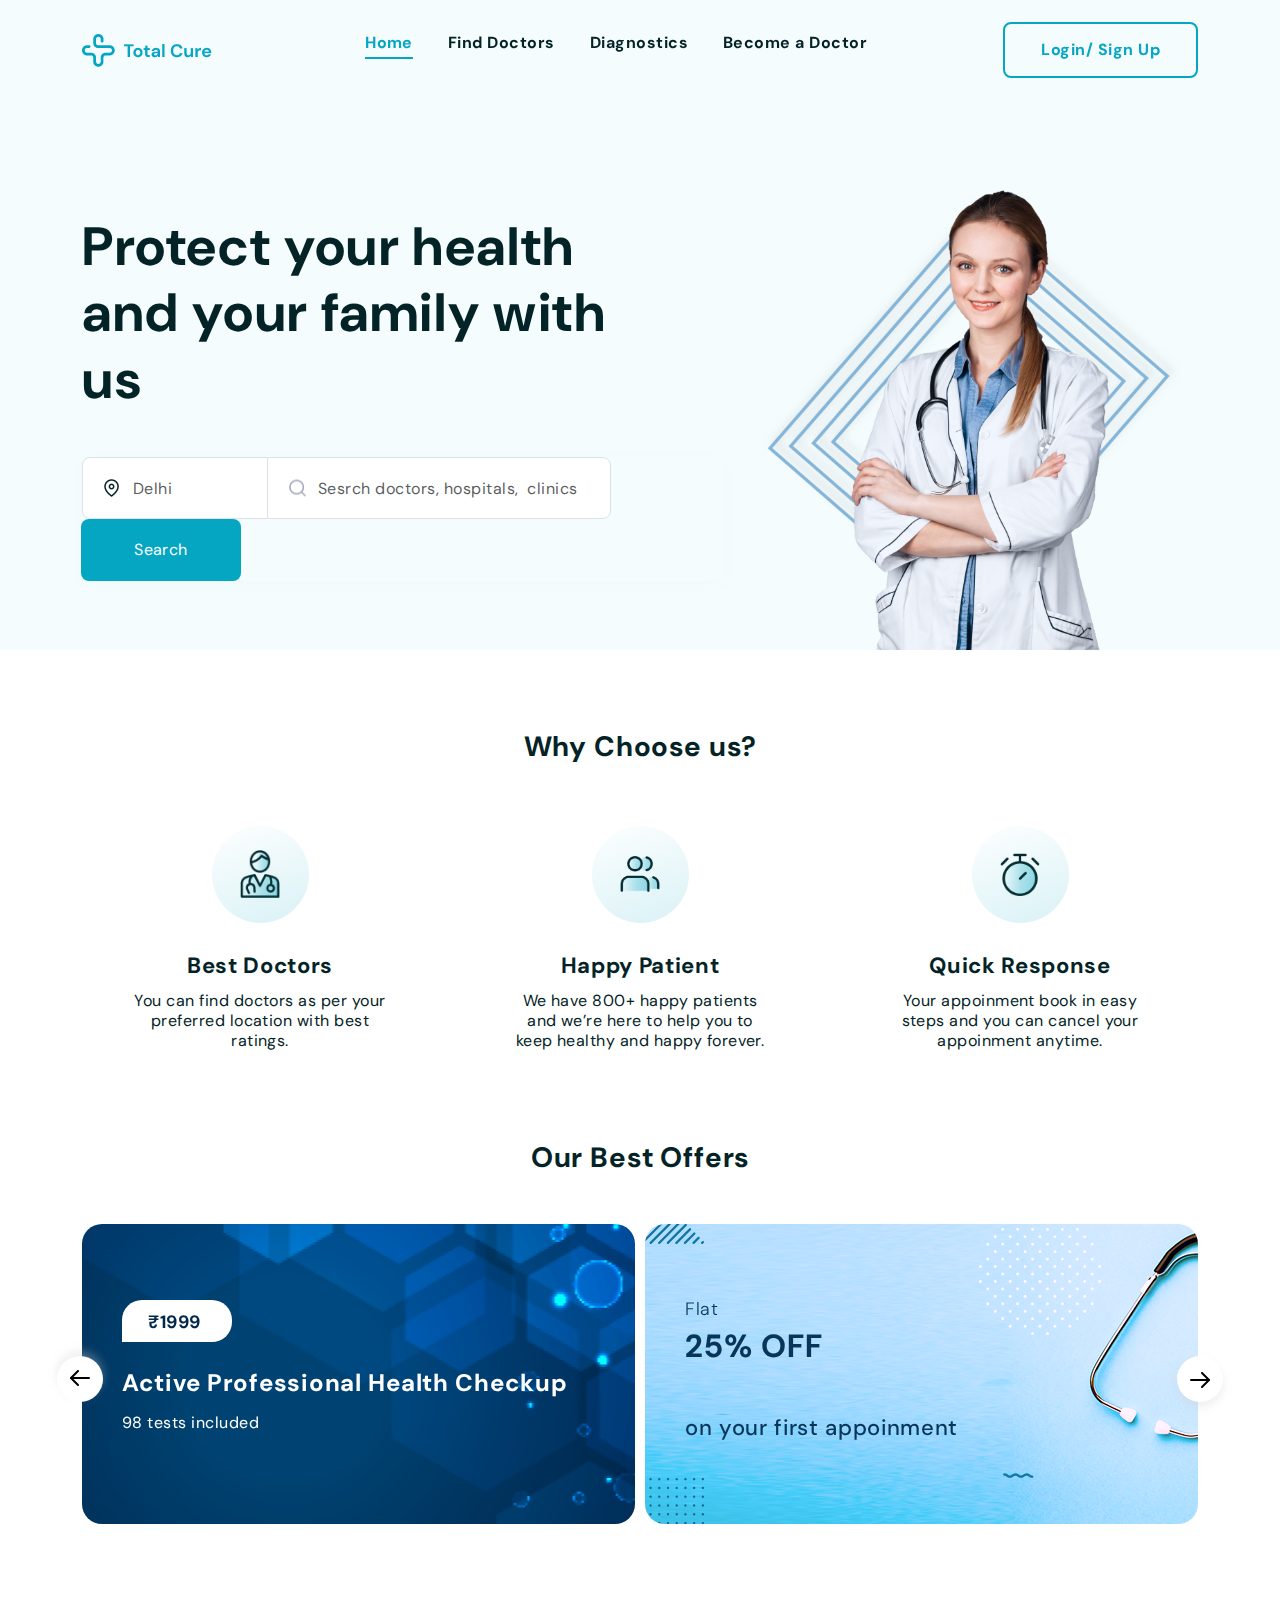
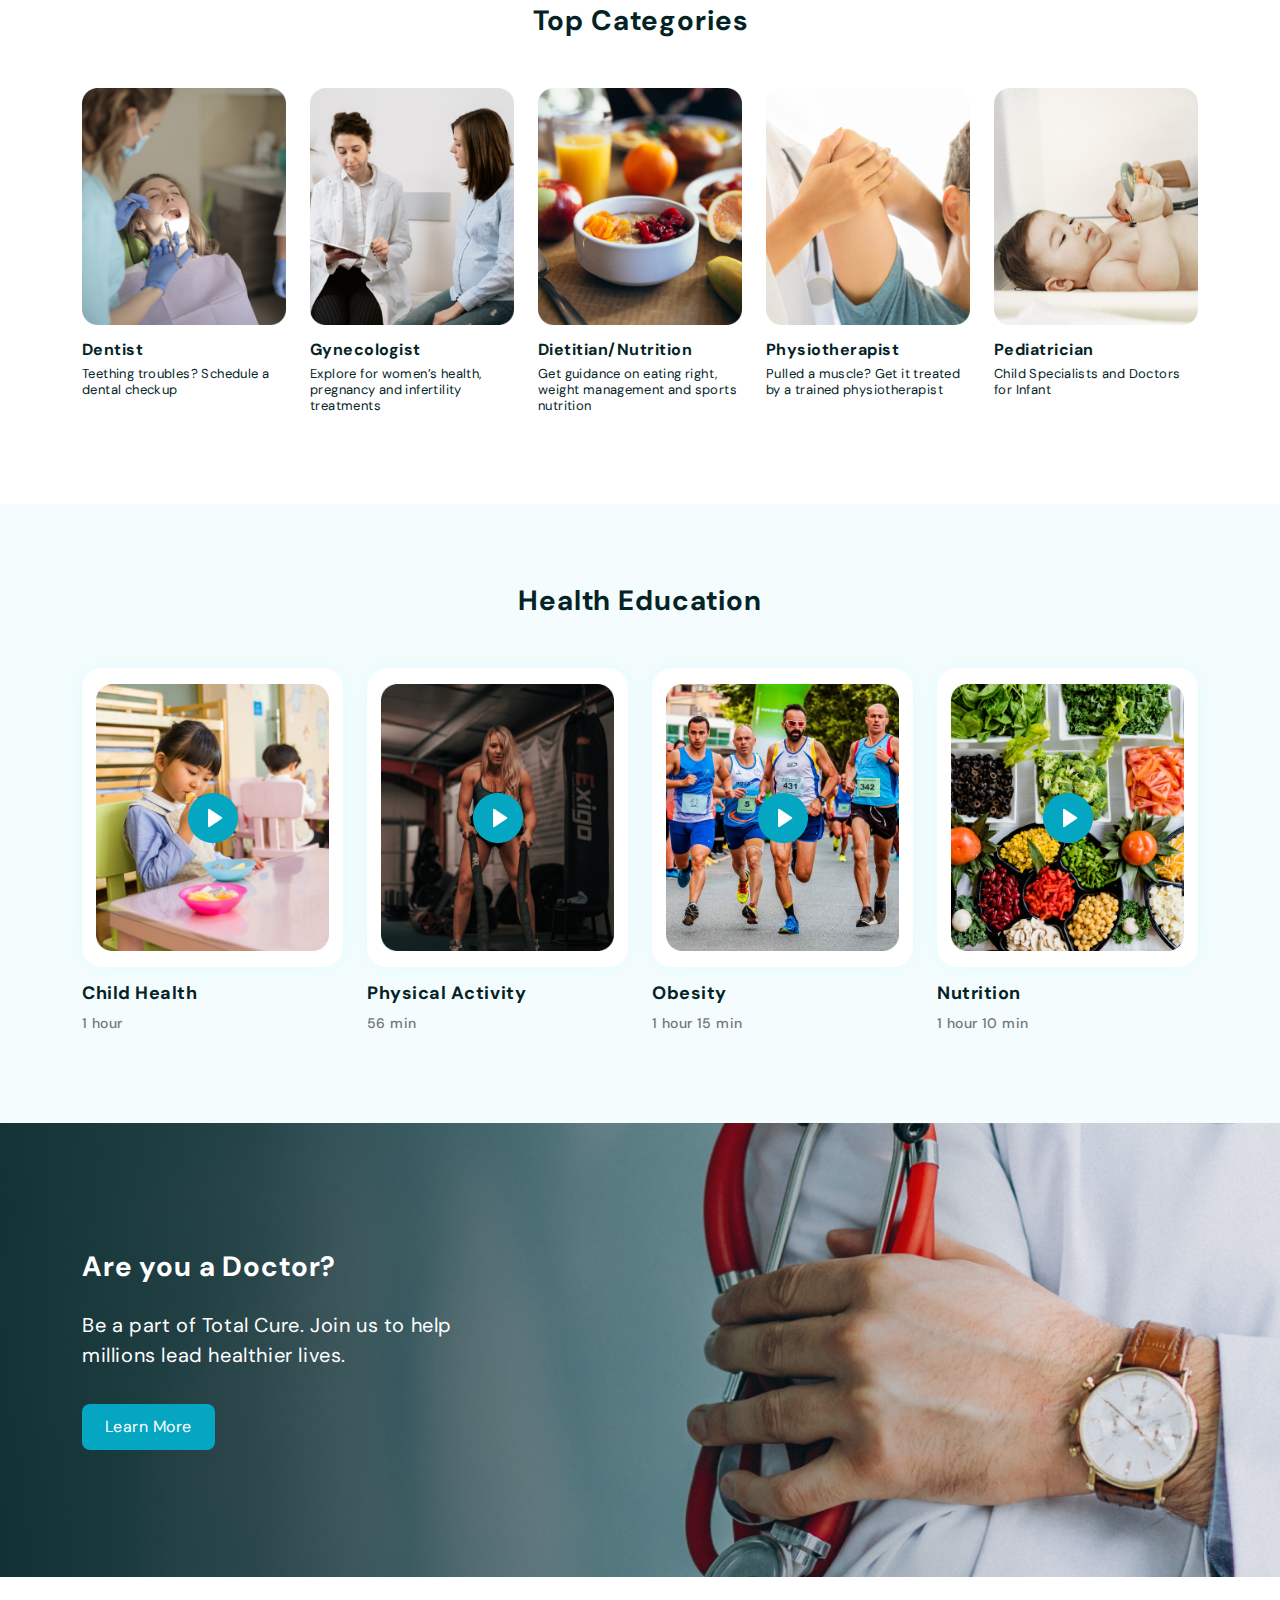
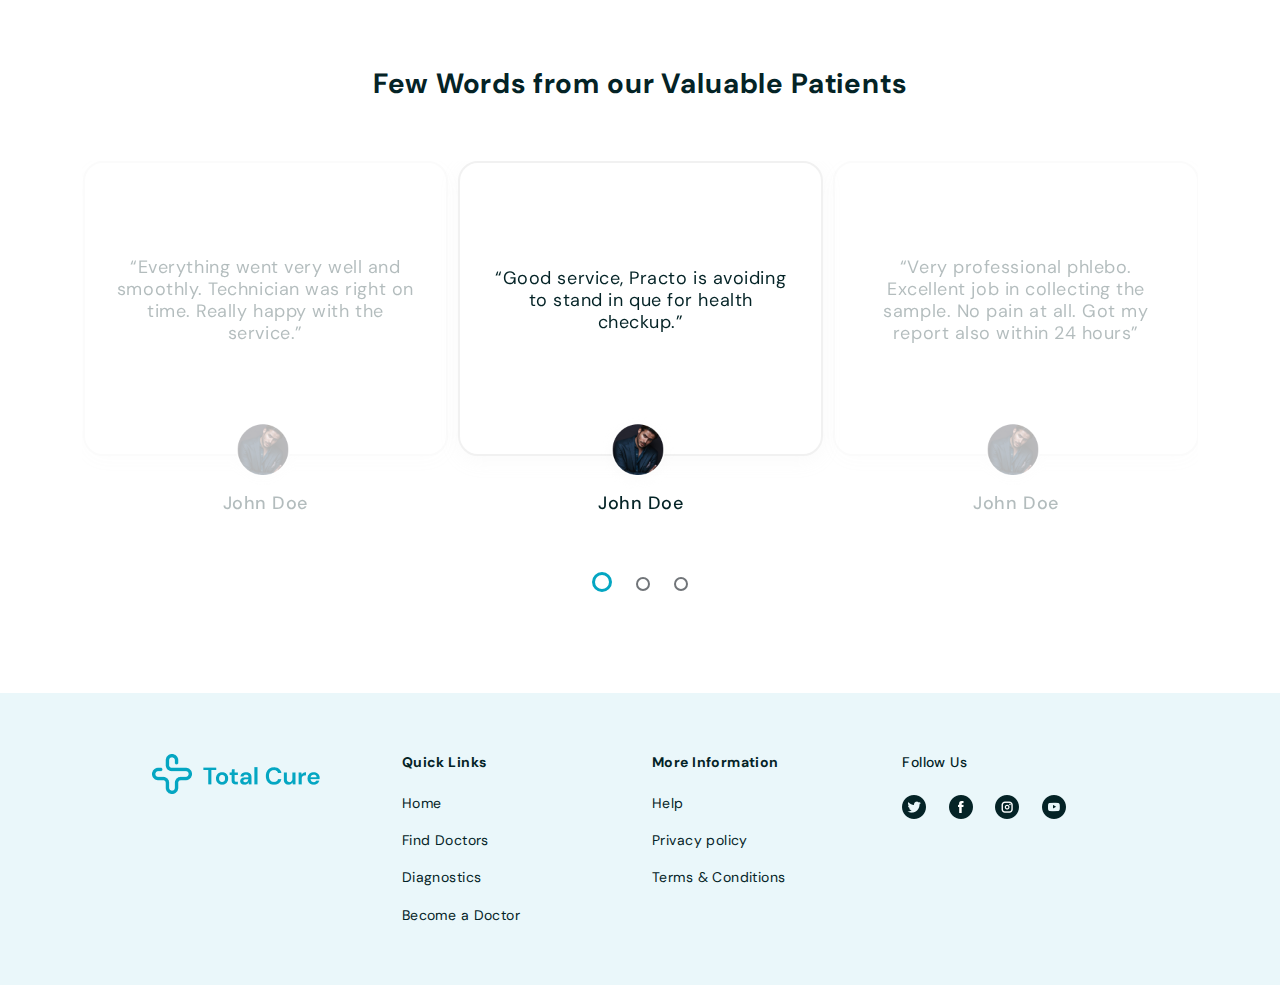
<file: index.html>
<!doctype html>
<html lang="en">

<head>
  <!-- Required meta tags -->
  <meta charset="utf-8">
  <meta name="viewport" content="width=device-width, initial-scale=1">

  <!-- Bootstrap CSS -->
  <link href="https://cdn.jsdelivr.net/npm/bootstrap@5.0.2/dist/css/bootstrap.min.css" rel="stylesheet"
    crossorigin="anonymous">
  <link rel="stylesheet" href="./assets/css/owl.carousel.min.css">
  <link rel="stylesheet" href="./assets/css/owl.theme.default.min.css">
  <link rel="stylesheet" href="./assets/css/style.css">
  <link rel="stylesheet" href="./assets/css/responsive.css">
  <link rel="stylesheet" href="./assets/css/all.min.css">

  <title>Healthcare Portfolio</title>
</head>

<body>
  <header id="header" class="fixed-top">

    <!-- navigation start -->
    <nav id="navbar" class="navbar navbar-expand-lg navbar-light bg-trasparent">
      <div class="container">
        <a class="navbar-brand" href="index.html">
          <img src="./assets/img/logo.png" alt="logo">
        </a>
        <button class="navbar-toggler" type="button" data-bs-toggle="collapse" data-bs-target="#main-navbar"
          aria-controls="main-navbar" aria-expanded="false" aria-label="Toggle navigation">
          <i class="fas fa-bars"></i>
        </button>
        <div class="collapse navbar-collapse" id="main-navbar">
          <ul class="navbar-nav mx-auto mb-2 mb-lg-2">
            <li class="nav-item">
              <a class="nav-link active" href="index.html">Home</a>
            </li>
            <li class="nav-item">
              <a class="nav-link" href="find-doctors.html">Find Doctors</a>
            </li>
            <li class="nav-item">
              <a class="nav-link" href="diagnostics.html">Diagnostics</a>
            </li>
            <li class="nav-item">
              <a class="nav-link" href="become-doctor.html">Become a Doctor</a>
            </li>
          </ul>
          <ul class="navbar-nav login-btn">
            <li class="nav-item">
              <button class="nav-link btn btn-outline-primary" data-bs-toggle="modal" data-bs-target="#signin-popup">Login/
                Sign Up</button>
            </li>
          </ul>
        </div>
      </div>
    </nav>
    <!-- end navigation -->
  </header>

  <!-- hero section -->
  <section id="hero-section" class="hero-section">
    <div class="container h-100">
      <div class="hero-wrapper h-100">
        <div class="row h-100">
          <div class="col-lg-7 col-md-6">
            <div class="hero-content">
              <h1>Protect your health and your family with us</h1>
              <div class="input-group">
                <div class="input-location-div">
                  <input type="location" class="form-control input-location" id="hero-input "
                    aria-describedby="inputGroupFileAddon04" aria-label="Upload" placeholder="Delhi">
                  <img src="./assets/img/map.png" alt="">
                </div>
                <div class="position-relative input-search-div my-1 my-md-1 my-lg-0 ">
                  <input type="search" class="form-control input-search" id="hero-input"
                    placeholder="Sesrch doctors, hospitals,  clinics">
                  <img src="./assets/img/search.png" alt="search icon">
                </div>
                <div class="input-btn mt-lg-1 mt-xl-0">
                  <button class="btn hero-input-btn" type="button" id="">Search</button>
                </div>
              </div>
            </div>
          </div>
          <div class="align-self-end col-lg-5 col-md-6 hero-img-col">
            <img src="./assets/img/hero-img1.png" alt="hero-img1" class="img-fluid hero-img">
          </div>
        </div>
      </div>
    </div>
  </section>
  <!-- end hero section -->

  <!-- why choose section -->
  <section id="why-choose" class="why-choose">
    <div class="container">
      <h2 class="title">Why Choose us?</h2>
      <div class="row">
        <div class="col-md-4">
          <div class="why-card">
            <div class="why-img">
              <img src="./assets/img/doctors.png" alt="" class="img-fluid">
            </div>
            <h5>Best Doctors</h5>
            <p>You can find doctors as per your
              preferred location with best ratings.</p>
          </div>
        </div>
        <div class="col-md-4 my-5 my-md-0">
          <div class="why-card">
            <div class="why-img">
              <img src="./assets/img/patients.png" alt="" class="img-fluid">
            </div>
            <h5>Happy Patient</h5>
            <p>We have 800+ happy patients
              and we’re here to help you to keep healthy and happy forever.</p>
          </div>
        </div>
        <div class="col-md-4">
          <div class="why-card">
            <div class="why-img">
              <img src="./assets/img/response.png" alt="" class="img-fluid">
            </div>
            <h5>Quick Response</h5>
            <p>Your appoinment book in easy
              steps and you can cancel your appoinment anytime.</p>
          </div>
        </div>
      </div>
    </div>
  </section>
  <!-- end why choose section -->

  <!-- offers seection start -->
  <section id="offers" class="offers">
    <div class="container">
      <h2 class="title">Our Best Offers</h2>
      <div class="owl-carousel owl-theme">
        <div class="item">
          <div class="offer-card offer-card-1">
            <h6 class="fw-700">₹1999</h6>
            <h5>Active Professional Health Checkup</h5>
            <p>98 tests included</p>
          </div>
        </div>
        <div class="item">
          <div class="offer-card offer-card-2 position-relative">
            <h6>Flat</h6>
            <h2>25% OFF</h2>
            <h3>on your first appoinment</h3>
          </div>
        </div>
        <div class="item">
          <div class="offer-card offer-card-1">
            <h6 class="fw-700">₹1999</h6>
            <h5>Active Professional Health Checkup</h5>
            <p>98 tests included</p>
          </div>
        </div>
        <div class="item">
          <div class="offer-card offer-card-2 position-relative">
            <h6>Flat</h6>
            <h2>25% OFF</h2>
            <h3>on your first appoinment</h3>
          </div>
        </div>
      </div>
  </section>
  <!-- end offers seection -->

  <!-- Categories section start -->
  <section id="categories" class="categories section-padding">
    <div class="container">
      <h2 class="title">Top Categories</h2>
      <div class="row row-cols-1 row-cols-md-3 row-cols-lg-5">
        <div class="col">
          <div class="card">
            <img src="./assets/img/cate-1.png" alt="" class="card-img-top">
            <div class="card-body">
              <h5>Dentist</h5>
              <p>Teething troubles? Schedule a
                dental checkup</p>
            </div>
          </div>
        </div>
        <div class="col mt-4 mt-md-0 mt-lg-0">
          <div class="card">
            <img src="./assets/img/cate-2.png" alt="" class="card-img-top">
            <div class="card-body">
              <h5>Gynecologist</h5>
              <p>Explore for women’s health,
                pregnancy and infertility treatments</p>
            </div>
          </div>
        </div>
        <div class="col mt-4 mt-md-0 mt-lg-0">
          <div class="card">
            <img src="./assets/img/cate-3.png" alt="" class="card-img-top">
            <div class="card-body">
              <h5>Dietitian/Nutrition</h5>
              <p>Get guidance on eating right, weight
                management and sports nutrition</p>
            </div>
          </div>
        </div>
        <div class="col mt-4 mt-md-4 mt-lg-0">
          <div class="card">
            <img src="./assets/img/cate-4.png" alt="" class="card-img-top">
            <div class="card-body">
              <h5>Physiotherapist</h5>
              <p>Pulled a muscle? Get it treated by a
                trained physiotherapist</p>
            </div>
          </div>
        </div>
        <div class="col mt-4 mt-md-4 mt-lg-0">
          <div class="card">
            <img src="./assets/img/cate-5.png" alt="" class="card-img-top">
            <div class="card-body">
              <h5>Pediatrician</h5>
              <p>Child Specialists and Doctors for
                Infant</p>
            </div>
          </div>
        </div>
      </div>
    </div>
  </section>
  <!-- end Categories section -->

  <!-- health eduction start -->
  <section id="education" class="education">
    <div class="container">
      <h2 class="title">Health Education</h2>
      <div class="row">
        <div class="col-md-3">
          <div class="card">
            <div class="card-img-box position-relative d-flex">
              <img src="./assets/img/health education1.png" class="card-img-top" alt="">
              <a href=""><img src="./assets/img/play.png" alt="" class="play-img"></a>
            </div>
            <div class="card-body">
              <h4>Child Health</h4>
              <span>1 hour</span>
            </div>
          </div>
        </div>
        <div class="col-md-3 mt-4 mt-md-0">
          <div class="card">
            <div class="card-img-box position-relative d-flex">
              <img src="./assets/img/health education2.png" class="card-img-top" alt="">
              <a href=""><img src="./assets/img/play.png" alt="" class="play-img"></a>
            </div>
            <div class="card-body">
              <h4>Physical Activity</h4>
              <span>56 min</span>
            </div>
          </div>
        </div>
        <div class="col-md-3 mt-4 mt-md-0">
          <div class="card">
            <div class="card-img-box position-relative d-flex">
              <img src="./assets/img/health education3.png" class="card-img-top" alt="">
              <a href=""><img src="./assets/img/play.png" alt="" class="play-img"></a>
            </div>
            <div class="card-body">
              <h4>Obesity</h4>
              <span>1 hour 15 min</span>
            </div>
          </div>
        </div>
        <div class="col-md-3 mt-4 mt-md-0">
          <div class="card">
            <div class="card-img-box position-relative d-flex">
              <img src="./assets/img/health education4.png" class="card-img-top" alt="">
              <a href=""><img src="./assets/img/play.png" alt="" class="play-img"></a>
            </div>
            <div class="card-body">
              <h4>Nutrition</h4>
              <span>1 hour 10 min</span>
            </div>
          </div>
        </div>
      </div>
    </div>
  </section>
  <!-- end health eduction -->

  <!-- query section start -->
  <section id="query" class="query">
    <div class="container">
      <div class="query-content">
        <h2 class="title mb-0">Are you a Doctor?</h2>
        <p>Be a part of Total Cure. Join us to help
          millions lead healthier lives.</p>
        <a href="#">Learn More</a>
      </div>
    </div>
  </section>
  <!-- end query section -->

  <!-- Few word section start -->
  <section id="few-word" class="few-word">
    <div class="container">
      <h2 class="title">Few Words from our Valuable Patients</h2>
      <div class="owl-carousel owl-theme">
        <div class="item">
          <div class="card">
            <div class="card-content">
              <p>“Good service, Practo is avoiding to
                stand in que for health checkup.”</p>
            </div>
            <div class="card-person">
              <img src="./assets/img/clicent-1.png" alt="">
              <h5>John Doe</h5>
            </div>
          </div>
        </div>
        <div class="item">
          <div class="card">
            <div class="card-content">
              <p>“Very professional phlebo. Excellent job in
                collecting the sample. No pain at all. Got my
                report also within 24 hours”</p>
            </div>
            <div class="card-person">
              <img src="./assets/img/clicent-1.png" alt="">
              <h5>John Doe</h5>
            </div>
          </div>
        </div>
        <div class="item">
          <div class="card">
            <div class="card-content">
              <p>“Everything went very well and smoothly.
                Technician was right on time. Really happy
                with the service.”</p>
            </div>
            <div class="card-person">
              <img src="./assets/img/clicent-1.png" alt="">
              <h5>John Doe</h5>
            </div>
          </div>
        </div>
      </div>
    </div>
  </section>
  <!-- end Few word section -->

  <!-- footer -->
  <footer>
    <div class="container">
      <div class="footer-content">
        <div class="row">
          <div class="col-md-3">
            <img src="./assets/img/f-logo.png" alt="footer logo">
          </div>
          <div class="col-md-3 mt-5 mt-md-0">
            <h6>Quick Links</h6>
            <ul class="quick-links">
              <li><a href="index.html">Home</a></li>
              <li><a href="find-doctors.html">Find Doctors</a></li>
              <li><a href="diagnostics.html">Diagnostics</a></li>
              <li><a href="become-doctor.html">Become a Doctor</a></li>
            </ul>
          </div>
          <div class="col-md-3 mt-5 mt-md-0">
            <h6>More Information</h6>
            <ul class="more-info">
              <li><a href="#">Help</a></li>
              <li><a href="#">Privacy policy</a></li>
              <li><a href="#">Terms & Conditions</a></li>
            </ul>
          </div>
          <div class="col-md-3 mt-5 mt-md-0">
            <h6 class="fw-500">Follow Us</h6>
            <ul class="footer-social">
              <a href="#"><img src="./assets/img/twitter.png" alt=""></a>
              <a href="#"><img src="./assets/img/fb.png" alt=""></a>
              <a href="#"><img src="./assets/img/insta.png" alt=""></a>
              <a href="#"><img src="./assets/img/youtube.png" alt=""></a>
            </ul>
          </div>
        </div>
      </div>
    </div>
  </footer>
  <!-- end footer -->

  <!-- login popup box start -->
  <!-- sign in -->
  <div class="modal fade modal-signin" id="signin-popup" tabindex="-1" aria-labelledby="signin-popup"
    aria-hidden="true">
    <div class="modal-dialog modal-dialog-centered">
      <div class="modal-content">
        <div class="modal-body">
          <form>
            <div>
              <h2 class="title text-start">Sign In/ <span>Sign Up</span></h2>
            </div>
            <div>
              <label for="email" class="col-form-label first-label">Email</label>
              <input type="email" class="form-control" id="email" placeholder="John@gmail.com">
            </div>
            <div>
              <label for="password" class="col-form-label ps-label">Password</label>
              <input type="password" class="form-control" id="password" value="12345678">
            </div>
            <div class="text-end">
              <p><a href="#" class="popup-btn">Forgot Password?</a></p>
            </div>
          </form>
        </div>
        <div class="modal-footer">
          <button type="button" class="btn btn-primary btn-block w-100" id="signin">Sign In</button>
          <p class="mt-2">New to Projectname ?<a href="#" id="new-account-btn" data-bs-toggle="modal"
              data-bs-target="#signup-popup"> Create an account</a></p>
        </div>
      </div>
    </div>
  </div>

  <!-- sign up -->
  <div class="modal fade modal-signup" id="signup-popup" tabindex="-1" aria-labelledby="signup-popup"
    aria-hidden="true">
    <div class="modal-dialog modal-dialog-centered">
      <div class="modal-content">
        <div class="modal-body">
          <form>
            <div>
              <h2 class="title text-start">Sign Up/ <span>Sign In</span></h2>
            </div>
            <div>
              <label for="firstname" class="col-form-label first-label">First Name</label>
              <input type="text" class="form-control" id="firstname" placeholder="John">
            </div>
            <div>
              <label for="lastname" class="col-form-label lastname-label">Last Name</label>
              <input type="text" class="form-control" id="lastname" placeholder="Doe">
            </div>
            <div>
              <label for="email" class="col-form-label email-label">Email</label>
              <input type="email" class="form-control" id="email" placeholder="John@gmail.com">
            </div>
            <div>
              <label for="number" class="col-form-label number-label">Mobile Number</label>
              <input type="number" class="form-control" id="number" placeholder="+91 112 451 4150">
            </div>
            <div>
              <label for="password" class="col-form-label ps-label">Password</label>
              <input type="password" class="form-control" id="password" value="12345678">
            </div>
            <div>
              <label for="re-password" class="col-form-label re-ps-label">Confirm Password</label>
              <input type="password" class="form-control" id="re-password" value="12345678">
            </div>

          </form>
        </div>
        <div class="modal-footer">
          <button type="button" class="btn btn-primary btn-block w-100" id="signup">Sign In</button>
        </div>
      </div>
    </div>
  </div>
  <!-- End modal -->

  <!-- Option 1: Bootstrap Bundle with Popper -->
  <script src="https://code.jquery.com/jquery-3.6.0.slim.min.js" crossorigin="anonymous"></script>
  <script src="https://cdn.jsdelivr.net/npm/bootstrap@5.0.2/dist/js/bootstrap.min.js" crossorigin="anonymous">
  </script>
  <script src="./assets/js/owl.carousel.min.js"></script>
  <script src="./assets/js/mian.js"></script>
</body>

</html>
</file>
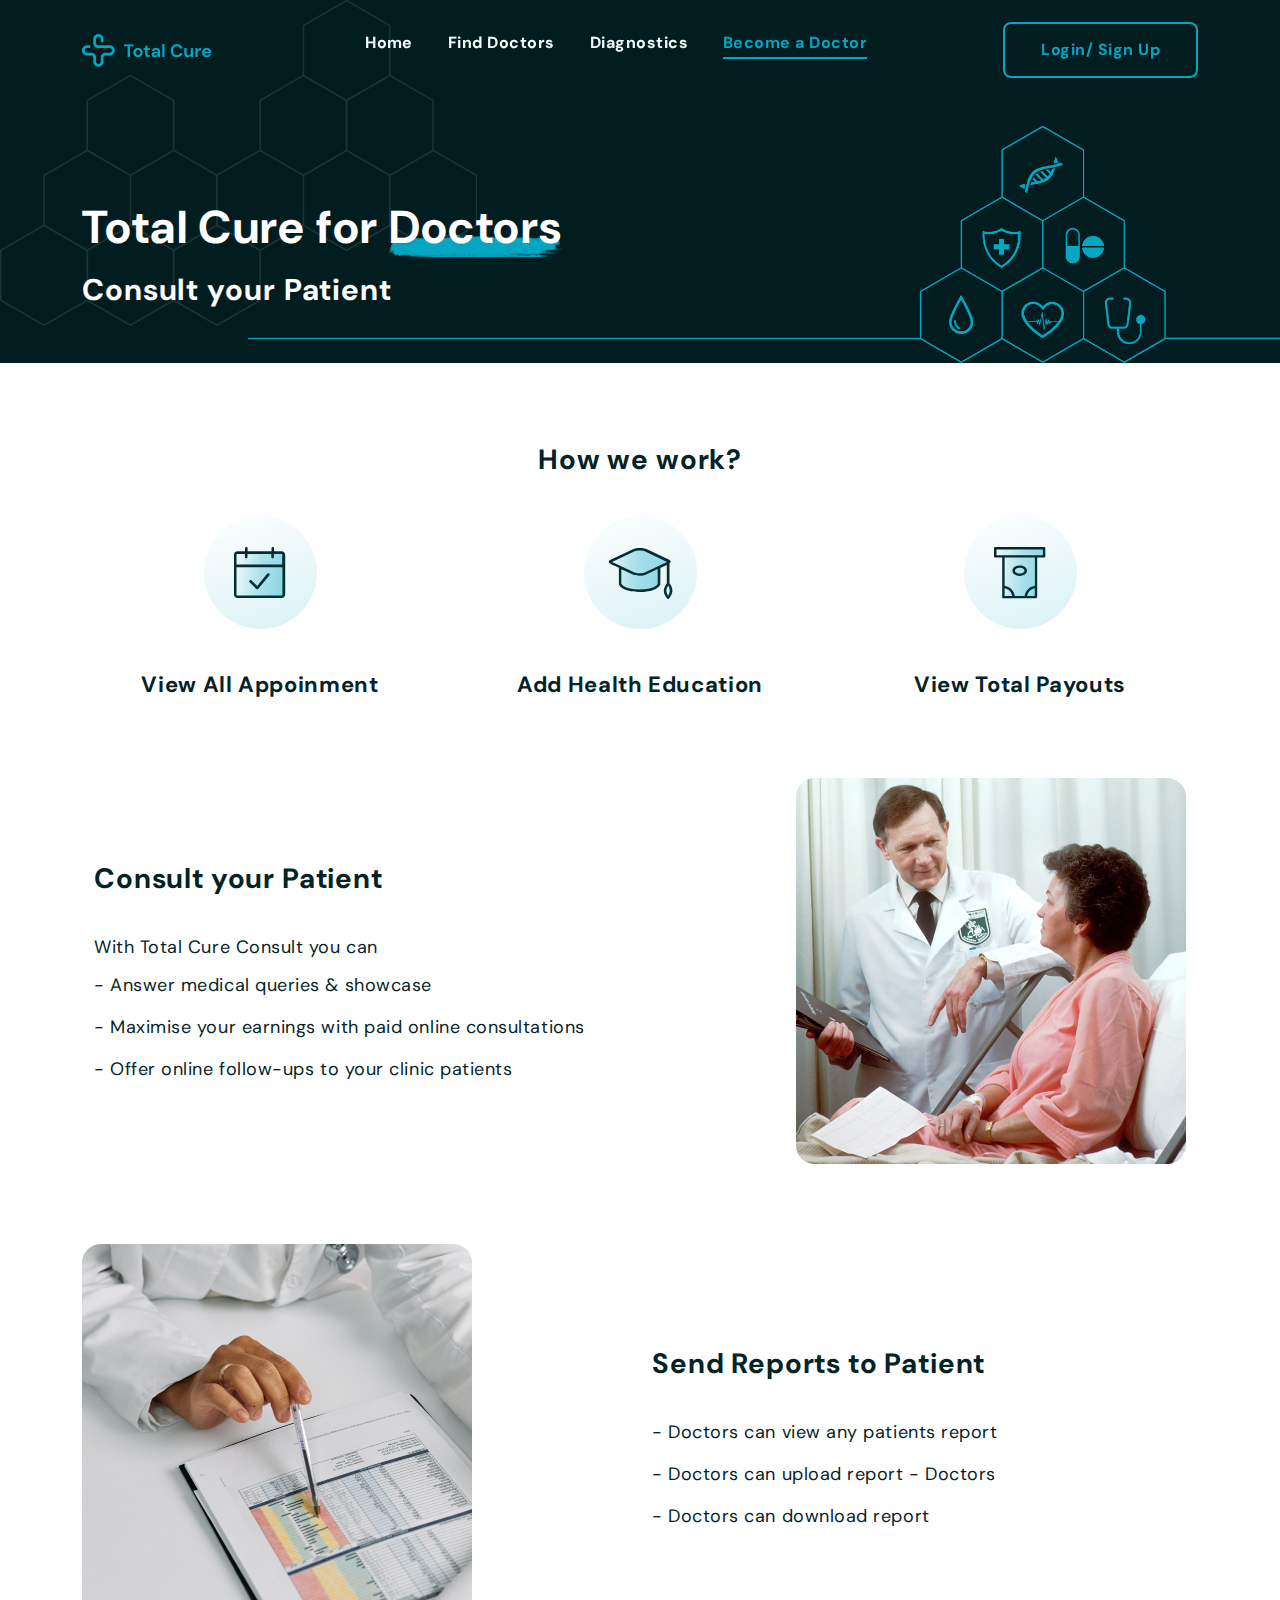
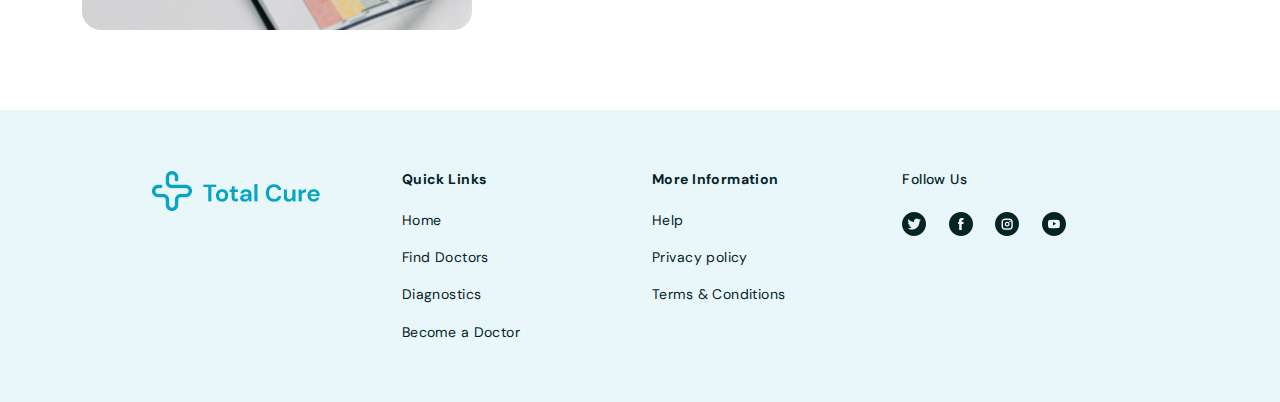
<file: become-doctor.html>
<!doctype html>
<html lang="en">

<head>
    <!-- Required meta tags -->
    <meta charset="utf-8">
    <meta name="viewport" content="width=device-width, initial-scale=1">

    <!-- Bootstrap CSS -->
    <link href="https://cdn.jsdelivr.net/npm/bootstrap@5.0.2/dist/css/bootstrap.min.css" rel="stylesheet"
        crossorigin="anonymous">
    <link rel="stylesheet" href="./assets/css/owl.carousel.min.css">
    <link rel="stylesheet" href="./assets/css/owl.theme.default.min.css">
    <link rel="stylesheet" href="./assets/css/style.css">
    <link rel="stylesheet" href="./assets/css/responsive.css">
    <link rel="stylesheet" href="./assets/css/all.min.css">

    <title>Healthcare Portfolio</title>
</head>

<body>
    <!-- navigation start -->
    <header id="header" class="fixed-top find-doctors">
        <nav id="navbar" class="navbar navbar-expand-lg navbar-light bg-trasparent">
            <div class="container">
                <a class="navbar-brand" href="index.html">
                    <img src="./assets/img/logo.png" alt="logo">
                </a>
                <button class="navbar-toggler" type="button" data-bs-toggle="collapse" data-bs-target="#main-navbar"
                    aria-controls="main-navbar" aria-expanded="false" aria-label="Toggle navigation">
                    <i class="fas fa-bars"></i>
                </button>
                <div class="collapse navbar-collapse" id="main-navbar">
                    <ul class="navbar-nav mx-auto mb-2 mb-lg-2">
                        <li class="nav-item">
                            <a class="nav-link" href="index.html">Home</a>
                        </li>
                        <li class="nav-item">
                            <a class="nav-link" href="find-doctors.html">Find Doctors</a>
                        </li>
                        <li class="nav-item">
                            <a class="nav-link" href="diagnostics.html">Diagnostics</a>
                        </li>
                        <li class="nav-item">
                            <a class="nav-link active" href="become-doctor.html">Become a Doctor</a>
                        </li>
                    </ul>
                    <ul class="navbar-nav login-btn">
                        <li class="nav-item">
                            <button class="nav-link btn btn-outline-primary" data-bs-toggle="modal"
                                data-bs-target="#signin-popup">Login/
                                Sign Up</button>
                        </li>
                    </ul>
                </div>
            </div>
        </nav>
    </header>
    <!-- end navigation -->

    <!-- hero section -->
    <section class="become-doctor" id="become-doctor">
        <div class="container">
            <div class="doctor-wrapper">
                <div class="row align-items-center">
                    <div class="col-lg-7 col-md-12 text-center text-lg-start">
                        <div class="doctor-description">
                                <h1>Total Cure for <span class="brush">Doctors</span><br><span> Consult your Patient</span></h1>
                        </div>
                    </div>
                </div>
            </div>
        </div>
    </section>
    <!-- end hero section -->

    <!-- work -->
    <section id="work" class="doctor-consult">
        <div class="container">
            <h2 class="title">How we work?</h2>
            <div class="row">
                <div class="col-md-4">
                    <div class="work-card">
                        <div class="work-img">
                            <img src="./assets/img/work1.svg" alt="" class="img-fluid">
                        </div>
                        <h5>View All Appoinment</h5>
                    </div>
                </div>
                <div class="col-md-4 my-5 my-md-0">
                    <div class="work-card">
                        <div class="work-img">
                            <img src="./assets/img/work2.svg" alt="" class="img-fluid">
                        </div>
                        <h5>Add Health Education</h5>
                    </div>
                </div>
                <div class="col-md-4">
                    <div class="work-card">
                        <div class="work-img">
                            <img src="./assets/img/work3.svg" alt="" class="img-fluid">
                        </div>
                        <h5>View Total Payouts</h5>
                    </div>
                </div>
            </div>
            <div class="row work-consult">
                <div class="col-md-6">
                    <div class="consult-content">
                        <h2 class="title">Consult your Patient</h2>
                        <ul>
                            <p>With Total Cure Consult you can</p>
                            <li> - Answer medical queries & showcase</li>
                            <li> - Maximise your earnings with paid online consultations</li>
                            <li>- Offer online follow-ups to your clinic patients</li>
                        </ul>
                    </div>
                </div>
                <div class="col-md-6">
                    <div class="consult-img text-end">
                        <img src="./assets/img/work img1.jpg" alt="" class="img-fluid">
                    </div>
                </div>
            </div>
            <div class="row work-consult">
                <div class="col-md-6">
                    <div class="consult-img">
                        <img src="./assets/img/work img2.jpg" alt="" class="img-fluid">
                    </div>
                </div>
                <div class="col-md-6 mt-3 mt-md-0">
                    <div class="consult-content">
                        <h2 class="title">Send Reports to Patient</h2>
                        <ul>
                            <li> - Doctors can view any patients report</li>
                            <li> - Doctors can upload report - Doctors</li>
                            <li> - Doctors can download report</li>
                        </ul>
                    </div>
                </div>
            </div>
        </div>

    </section>
    <!-- end work -->

    <!-- footer -->
    <footer>
        <div class="container">
            <div class="footer-content">
                <div class="row">
                    <div class="col-md-3">
                        <img src="./assets/img/f-logo.png" alt="footer logo">
                    </div>
                    <div class="col-md-3 mt-5 mt-md-0">
                        <h6>Quick Links</h6>
                        <ul class="quick-links">
                            <li><a href="index.html">Home</a></li>
                            <li><a href="find-doctors.html">Find Doctors</a></li>
                            <li><a href="diagnostics.html">Diagnostics</a></li>
                            <li><a href="become-doctor.html">Become a Doctor</a></li>
                        </ul>
                    </div>
                    <div class="col-md-3 mt-5 mt-md-0">
                        <h6>More Information</h6>
                        <ul class="more-info">
                            <li><a href="#">Help</a></li>
                            <li><a href="#">Privacy policy</a></li>
                            <li><a href="#">Terms & Conditions</a></li>
                        </ul>
                    </div>
                    <div class="col-md-3 mt-5 mt-md-0">
                        <h6 class="fw-500">Follow Us</h6>
                        <ul class="footer-social">
                            <a href="#"><img src="./assets/img/twitter.png" alt=""></a>
                            <a href="#"><img src="./assets/img/fb.png" alt=""></a>
                            <a href="#"><img src="./assets/img/insta.png" alt=""></a>
                            <a href="#"><img src="./assets/img/youtube.png" alt=""></a>
                        </ul>
                    </div>
                </div>
            </div>
        </div>
    </footer>
    <!-- end footer -->

    <!-- login popup box modal start -->
    <!-- sign in -->
    <div class="modal fade modal-signin" id="signin-popup" tabindex="-1" aria-labelledby="signin-popup"
        aria-hidden="true">
        <div class="modal-dialog modal-dialog-centered">
            <div class="modal-content">
                <div class="modal-body">
                    <form>
                        <div>
                            <h2 class="title text-start">Sign In/ <span>Sign Up</span></h2>
                        </div>
                        <div>
                            <label for="email" class="col-form-label first-label">Email</label>
                            <input type="email" class="form-control" id="email" placeholder="John@gmail.com">
                        </div>
                        <div>
                            <label for="password" class="col-form-label ps-label">Password</label>
                            <input type="password" class="form-control" id="password" value="12345678">
                        </div>
                        <div class="text-end">
                            <p><a href="#" class="popup-btn">Forgot Password?</a></p>
                        </div>
                    </form>
                </div>
                <div class="modal-footer">
                    <button type="button" class="btn btn-primary btn-block w-100" id="signin">Sign In</button>
                    <p class="mt-2">New to Projectname ?<a href="" id="new-account-btn" data-bs-toggle="modal"
                            data-bs-target="#signup-popup"> Create an account</a></p>
                </div>
            </div>
        </div>
    </div>

    <!-- sign up -->
    <div class="modal fade modal-signup" id="signup-popup" tabindex="-1" aria-labelledby="signup-popup"
        aria-hidden="true">
        <div class="modal-dialog modal-dialog-centered">
            <div class="modal-content">
                <div class="modal-body">
                    <form>
                        <div>
                            <h2 class="title text-start">Sign Up/ <span>Sign In</span></h2>
                        </div>
                        <div>
                            <label for="firstname" class="col-form-label first-label">First Name</label>
                            <input type="text" class="form-control" id="firstname" placeholder="John">
                        </div>
                        <div>
                            <label for="lastname" class="col-form-label lastname-label">Last Name</label>
                            <input type="text" class="form-control" id="lastname" placeholder="Doe">
                        </div>
                        <div>
                            <label for="email" class="col-form-label email-label">Email</label>
                            <input type="email" class="form-control" id="email" placeholder="John@gmail.com">
                        </div>
                        <div>
                            <label for="number" class="col-form-label number-label">Mobile Number</label>
                            <input type="number" class="form-control" id="number" placeholder="+91 112 451 4150">
                        </div>
                        <div>
                            <label for="password" class="col-form-label ps-label">Password</label>
                            <input type="password" class="form-control" id="password" value="12345678">
                        </div>
                        <div>
                            <label for="re-password" class="col-form-label re-ps-label">Confirm Password</label>
                            <input type="password" class="form-control" id="re-password" value="12345678">
                        </div>

                    </form>
                </div>
                <div class="modal-footer">
                    <button type="button" class="btn btn-primary btn-block w-100" id="signup">Sign In</button>
                </div>
            </div>
        </div>
    </div>
    <!-- end modal -->

    <!-- end login popup box -->
    <!-- Option 1: Bootstrap Bundle with Popper -->
    <script src="https://code.jquery.com/jquery-3.6.0.slim.min.js" crossorigin="anonymous"></script>
    <script src="https://cdn.jsdelivr.net/npm/bootstrap@5.0.2/dist/js/bootstrap.min.js" crossorigin="anonymous">
    </script>
    <script src="./assets/js/owl.carousel.min.js"></script>
    <script src="./assets/js/mian.js"></script>
</body>

</html>
</file>
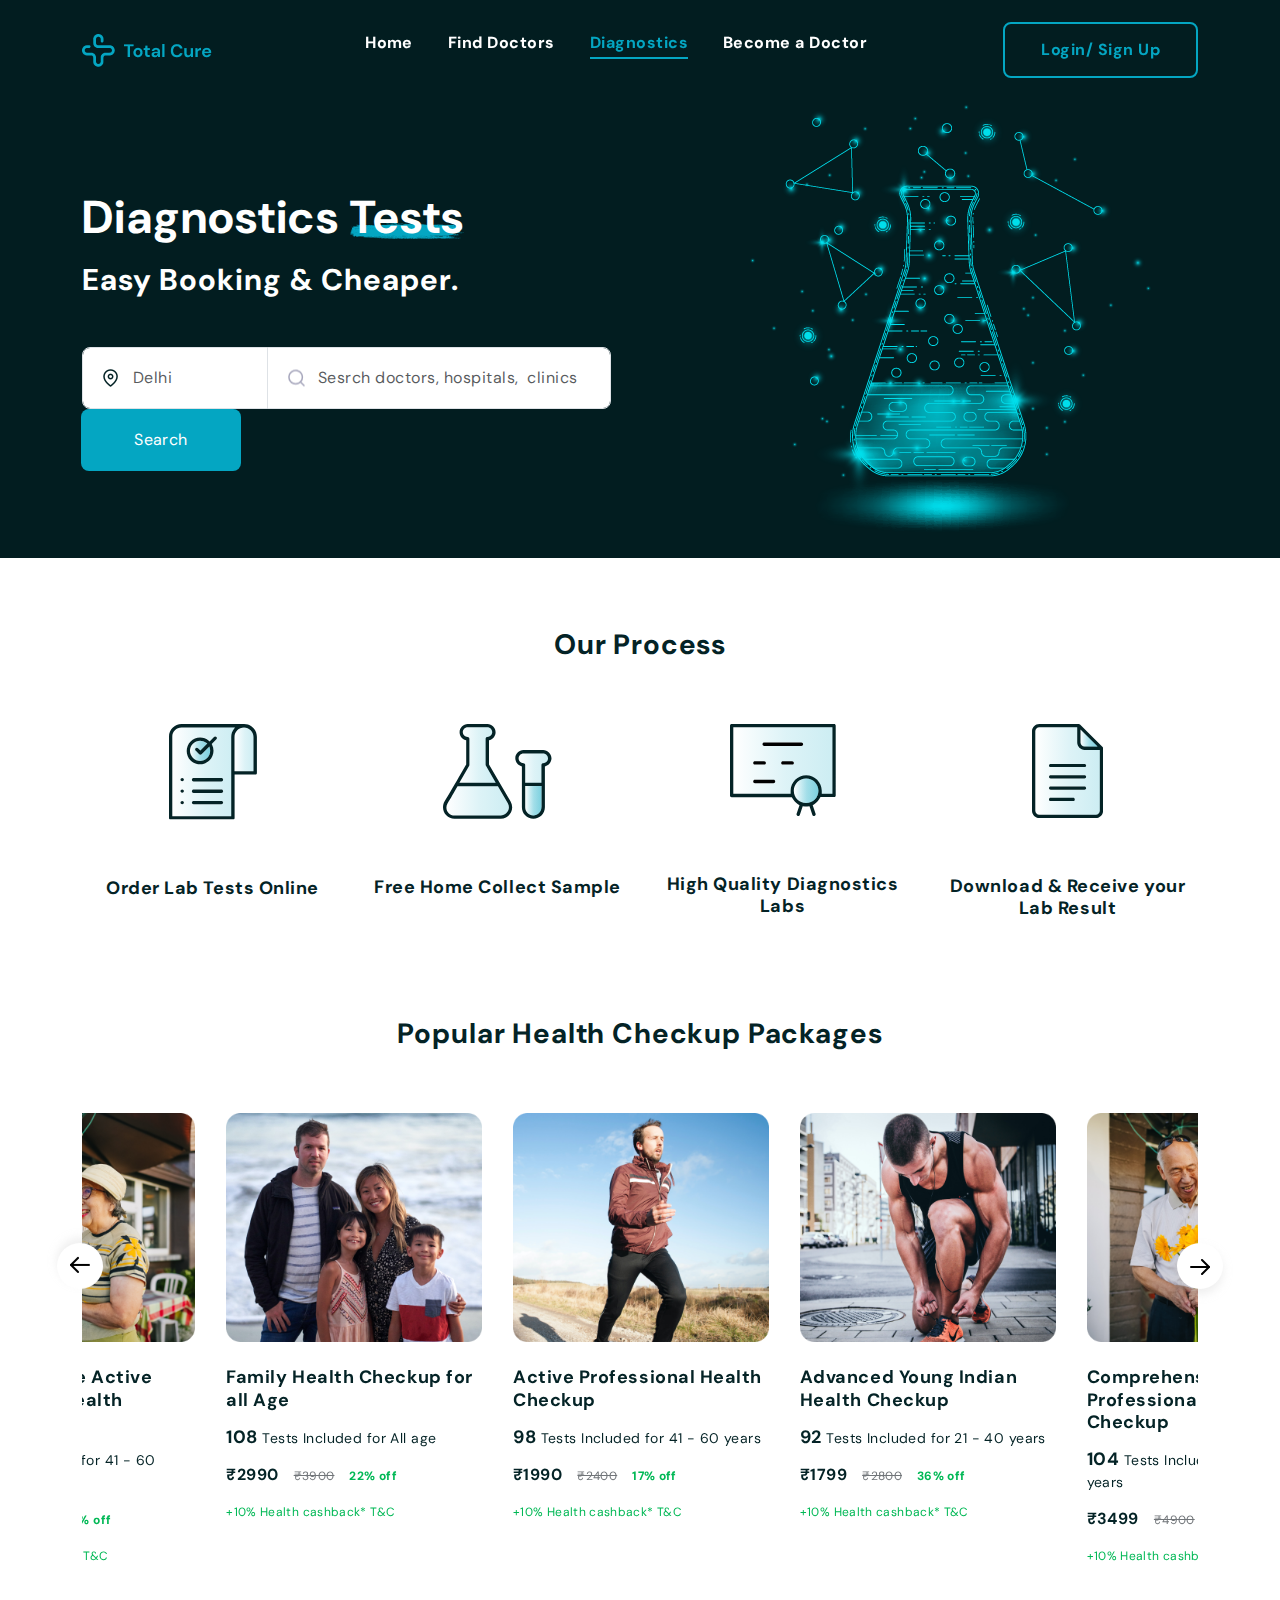
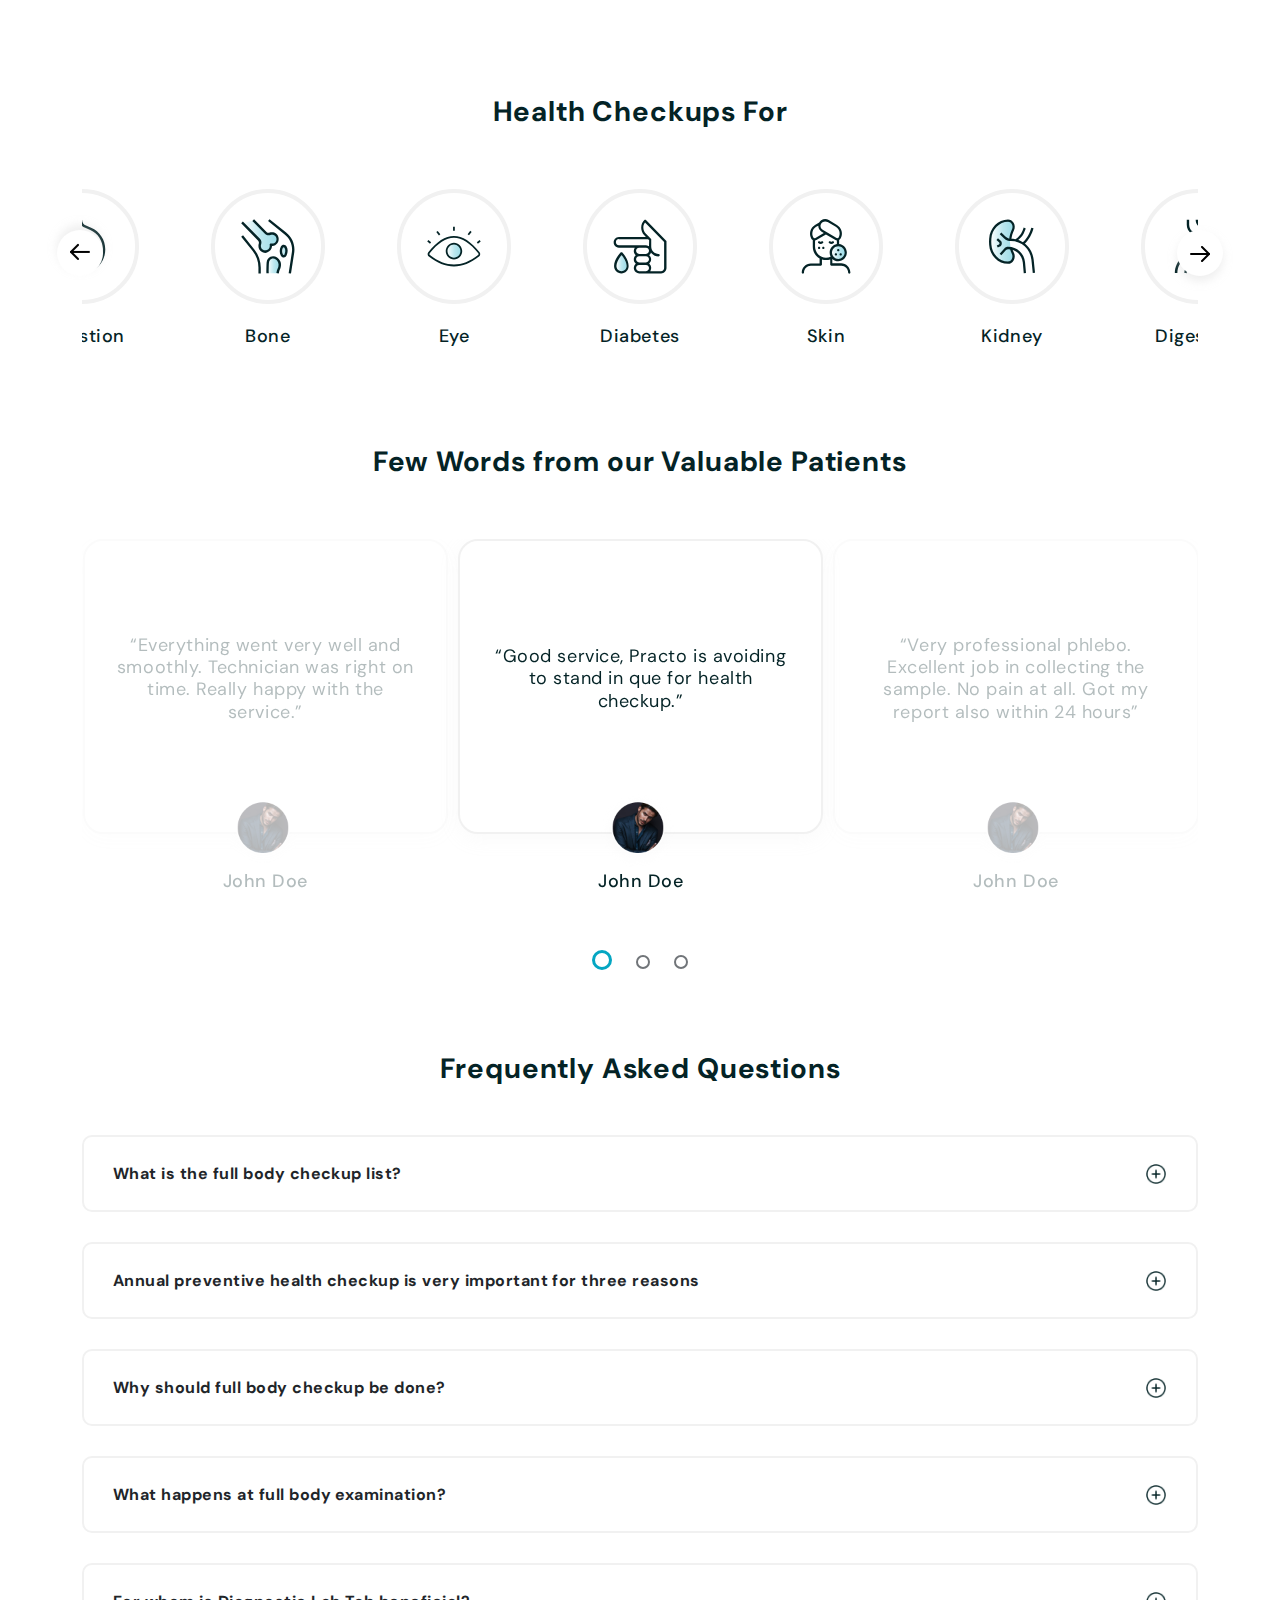
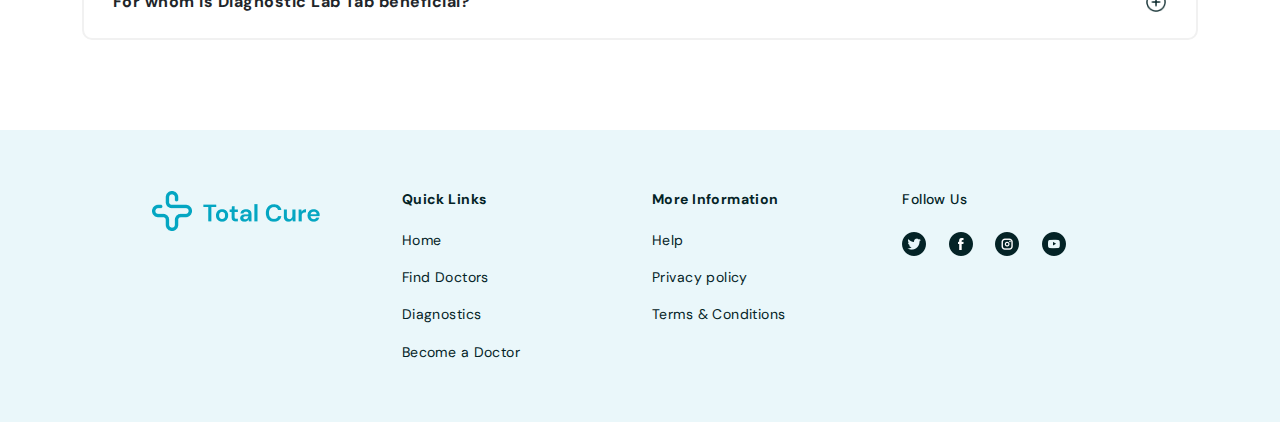
<file: diagnostics.html>
<!doctype html>
<html lang="en">

<head>
    <!-- Required meta tags -->
    <meta charset="utf-8">
    <meta name="viewport" content="width=device-width, initial-scale=1">

    <!-- Bootstrap CSS -->
    <link href="https://cdn.jsdelivr.net/npm/bootstrap@5.0.2/dist/css/bootstrap.min.css" rel="stylesheet"
        crossorigin="anonymous">
    <link rel="stylesheet" href="./assets/css/owl.carousel.min.css">
    <link rel="stylesheet" href="./assets/css/owl.theme.default.min.css">
    <link rel="stylesheet" href="./assets/css/style.css">
    <link rel="stylesheet" href="./assets/css/responsive.css">
    <link rel="stylesheet" href="./assets/css/all.min.css">

    <title>Healthcare Portfolio</title>
</head>

<body>
    <!-- header -->
    <header id="header" class="fixed-top diagnostics-nav">
        <!-- navigation start -->
        <nav id="navbar" class="navbar navbar-expand-lg navbar-light bg-trasparent">
            <div class="container">
                <a class="navbar-brand" href="index.html">
                    <img src="./assets/img/logo.png" alt="logo">
                </a>
                <button class="navbar-toggler" type="button" data-bs-toggle="collapse" data-bs-target="#main-navbar"
                    aria-controls="main-navbar" aria-expanded="false" aria-label="Toggle navigation">
                    <i class="fas fa-bars"></i>
                </button>
                <div class="collapse navbar-collapse" id="main-navbar">
                    <ul class="navbar-nav mx-auto mb-2 mb-lg-2">
                        <li class="nav-item">
                            <a class="nav-link" href="index.html">Home</a>
                        </li>
                        <li class="nav-item">
                            <a class="nav-link" href="find-doctors.html">Find Doctors</a>
                        </li>
                        <li class="nav-item">
                            <a class="nav-link active" href="diagnostics.html">Diagnostics</a>
                        </li>
                        <li class="nav-item">
                            <a class="nav-link" href="become-doctor.html">Become a Doctor</a>
                        </li>
                    </ul>
                    <ul class="navbar-nav login-btn">
                        <li class="nav-item">
                            <button class="nav-link btn btn-outline-primary" data-bs-toggle="modal" data-bs-target="#signin-popup">Login/
                              Sign Up</button>
                          </li>
                    </ul>
                </div>
            </div>
        </nav>
        <!-- end navigation -->
    </header>
    <!-- End header -->

    <!-- hero section -->
    <section class="diagnostics-hero" id="diagnostics-hero">
        <div class="container">
            <div class="hero-wrapper">
                <div class="row align-items-center">
                    <div class="col-lg-7 col-md-6">
                        <div class="hero-description">
                            <div class="position-ralative hero-description-header">
                                <h1>Diagnostics <span class="brush">Tests</span><br><span>Easy Booking & Cheaper.</span></h1>
                            </div>
                            <div class="input-group">
                                <div class="input-location-div position-relative">
                                    <input type="location" class="form-control input-location" id="hero-input "
                                        aria-describedby="inputGroupFileAddon04" aria-label="Upload"
                                        placeholder="Delhi">
                                    <img src="./assets/img/map.png" alt="">
                                </div>
                                <div class="position-relative input-search-div my-1 my-md-1 my-lg-0 ">
                                    <input type="search" class="form-control input-search" id="hero-input"
                                        placeholder="Sesrch doctors, hospitals,  clinics">
                                    <img src="./assets/img/search.png" alt="search icon">
                                </div>
                                <div class="input-btn mt-lg-1 mt-xl-0">
                                    <button class="btn hero-input-btn" type="button" id="">Search</button>
                                </div>
                            </div>
                        </div>
                    </div>
                    <div class="col-lg-5 col-md-6">
                        <img src="./assets/img/Asset 2 1.png" alt="hero-img1" class="img-fluid">
                    </div>
                </div>
            </div>
        </div>
    </section>
    <!-- end hero section -->

    <!-- process -->
    <section id="process" class="process">
        <div class="container text-center">
            <h2 class="title">Our Process</h2>
            <div class="process-content">
                <div class="row">
                    <div class="col-md-3 col-lg-3">
                        <div class="progress-card">
                            <div class="process-img">
                                <img src="./assets/img/process1.svg" alt="process img1" class="img-fluid">
                            </div>
                            <div class="process-description">
                                <h5>Order Lab Tests Online</h5>
                            </div>
                        </div>
                    </div>
                    <div class="col-md-3 col-lg-3">
                        <div class="progress-card">
                            <div class="process-img">
                                <img src="./assets/img/process2.svg" alt="process img2" class="img-fluid">
                            </div>
                            <div class="process-description">
                                <h5>Free Home Collect Sample</h5>
                            </div>
                        </div>
                    </div>
                    <div class="col-md-3 col-lg-3">
                        <div class="progress-card">
                            <div class="process-img">
                                <img src="./assets/img/process3.svg" alt="process img3" class="img-fluid">
                            </div>
                            <div class="process-description">
                                <h5>High Quality Diagnostics Labs</h5>
                            </div>
                        </div>
                    </div>
                    <div class="col-md-3 col-lg-3">
                        <div class="progress-card">
                            <div class="process-img">
                                <img src="./assets/img/process4.svg" alt="process img4" class="img-fluid">
                            </div>
                            <div class="process-description">
                                <h5>Download & Receive your Lab Result</h5>
                            </div>
                        </div>
                    </div>
                </div>
            </div>
        </div>
    </section>
    <!-- end process -->

    <!-- packages -->
    <section class="packages" id="packages">
        <div class="container">
            <h2 class="title">Popular Health Checkup Packages</h2>
            <div class="owl-carousel owl-theme">
                <div class="item">
                    <div class="package">
                        <div class="card">
                            <div class="img-box">
                                <img src="./assets/img/package1.png" alt="package img1" class="card-img-top">
                            </div>
                            <div class="card-body">
                                <div class="card-details">
                                    <h6 class="card-title">Active Professional Health Checkup</h6>
                                    <h6 class="subtitle">98 <span>Tests Included for 41 - 60 years</span></h6>
                                    <p>₹1990<small class="rs">₹2400</small><span class="percentage">17% off</span></p>
                                    <span class="cashback">+10% Health cashback* T&C</span>
                                </div>
                            </div>
                        </div>
                    </div>
                </div>
                <div class="item">
                    <div class="package">
                        <div class="card">
                            <div class="img-box">
                                <img src="./assets/img/package2.png" alt="package img1" class="card-img-top">
                            </div>
                            <div class="card-body">
                                <div class="card-details">
                                    <h6 class="card-title">Advanced Young Indian Health Checkup</h6>
                                    <h6 class="subtitle">92 <span>Tests Included for 21 - 40 years</span></h6>
                                    <p>₹1799<small class="rs">₹2800</small><span class="percentage">36% off</span></p>
                                    <span class="cashback">+10% Health cashback* T&C</span>
                                </div>
                            </div>
                        </div>
                    </div>
                </div>
                <div class="item">
                    <div class="package">
                        <div class="card">
                            <div class="img-box">
                                <img src="./assets/img/package3.png" alt="package img1" class="card-img-top">
                            </div>
                            <div class="card-body">
                                <div class="card-details">
                                    <h6 class="card-title">Comprehensive Active Professional Health Checkup</h6>
                                    <h6 class="subtitle">104 <span>Tests Included for 41 - 60 years</span></h6>
                                    <p>₹3499<small class="rs">₹4900</small><span class="percentage">29% off</span></p>
                                    <span class="cashback">+10% Health cashback* T&C</span>
                                </div>
                            </div>
                        </div>
                    </div>
                </div>
                <div class="item">
                    <div class="package">
                        <div class="card">
                            <div class="img-box">
                                <img src="./assets/img/package4.png" alt="package img1" class="card-img-top">
                            </div>
                            <div class="card-body">
                                <div class="card-details">
                                    <h6 class="card-title">Family Health Checkup for all Age</h6>
                                    <h6 class="subtitle">108 <span>Tests Included for All age</span></h6>
                                    <p>₹2990<small class="rs">₹3900</small><span class="percentage">22% off</span></p>
                                    <span class="cashback">+10% Health cashback* T&C</span>
                                </div>
                            </div>
                        </div>
                    </div>
                </div>
            </div>
        </div>
    </section>
    <!-- end packages -->

    <!-- Health Checkups -->
    <section class="checkups" id="checkups">
        <div class="container">
            <h2 class="title">Health Checkups For</h2>
            <div class="owl-carousel owl-theme">
                <div class="item">
                    <div class="card">
                        <div class="checkup-img">
                            <img src="./assets/img/Health Checkups1.svg" alt="Healthcare img 1" class="img-fluid">
                        </div>
                        <div class="checkup-detail">
                            <h5>Diabetes</h5>
                        </div>
                    </div>
                </div>
                <div class="item">
                    <div class="card">
                        <div class="checkup-img">
                            <img src="./assets/img/Health Checkups2.svg" alt="Healthcare img 2" class="img-fluid">
                        </div>
                        <div class="checkup-detail">
                            <h5>Skin</h5>
                        </div>
                    </div>
                </div>
                <div class="item">
                    <div class="card">
                        <div class="checkup-img">
                            <img src="./assets/img/Health Checkups3.svg" alt="Healthcare img 3" class="img-fluid">
                        </div>
                        <div class="checkup-detail">
                            <h5>Kidney</h5>
                        </div>
                    </div>
                </div>
                <div class="item">
                    <div class="card">
                        <div class="checkup-img">
                            <img src="./assets/img/Health Checkups4.svg" alt="Healthcare img 4" class="img-fluid">
                        </div>
                        <div class="checkup-detail">
                            <h5>Digestion</h5>
                        </div>
                    </div>
                </div>
                <div class="item">
                    <div class="card">
                        <div class="checkup-img">
                            <img src="./assets/img/Health Checkups5.svg" alt="Healthcare img 5" class="img-fluid">
                        </div>
                        <div class="checkup-detail">
                            <h5>Bone</h5>
                        </div>
                    </div>
                </div>
                <div class="item">
                    <div class="card">
                        <div class="checkup-img">
                            <img src="./assets/img/Health Checkups6.svg" alt="Healthcare img 6" class="img-fluid">
                        </div>
                        <div class="checkup-detail">
                            <h5>Eye</h5>
                        </div>
                    </div>
                </div>
            </div>
        </div>
    </section>
    <!-- end Health Checkups -->

    <!-- Few word section start -->
    <section id="few-word" class="few-word py-0">
        <div class="container">
            <h2 class="title">Few Words from our Valuable Patients</h2>
            <div class="owl-carousel owl-theme">
                <div class="item">
                    <div class="card">
                        <div class="card-content">
                            <p>“Good service, Practo is avoiding to
                                stand in que for health checkup.”</p>
                        </div>
                        <div class="card-person">
                            <img src="./assets/img/clicent-1.png" alt="">
                            <h5>John Doe</h5>
                        </div>
                    </div>
                </div>
                <div class="item">
                    <div class="card">
                        <div class="card-content">
                            <p>“Very professional phlebo. Excellent job in
                                collecting the sample. No pain at all. Got my
                                report also within 24 hours”</p>
                        </div>
                        <div class="card-person">
                            <img src="./assets/img/clicent-1.png" alt="">
                            <h5>John Doe</h5>
                        </div>
                    </div>
                </div>
                <div class="item">
                    <div class="card">
                        <div class="card-content">
                            <p>“Everything went very well and smoothly.
                                Technician was right on time. Really happy
                                with the service.”</p>
                        </div>
                        <div class="card-person">
                            <img src="./assets/img/clicent-1.png" alt="">
                            <h5>John Doe</h5>
                        </div>
                    </div>
                </div>
            </div>
        </div>
    </section>
    <!-- end Few word section -->

    <!-- questions start -->
    <section id="question" class="question section-padding">
        <div class="container">
            <h2 class="title">Frequently Asked Questions</h2>
            <div class="accordion accordion-flush" id="accordionFlushExample">
                <div class="accordion-item">
                    <h2 class="accordion-header" id="acc-1">
                        <button class="accordion-button collapsed" type="button" data-bs-toggle="collapse"
                            data-bs-target="#accordion-1" aria-expanded="false" aria-controls="flush-collapseOne">
                            What is the full body checkup list?
                        </button>
                    </h2>
                    <div id="accordion-1" class="accordion-collapse collapse" aria-labelledby="acc-1"
                        data-bs-parent="#accordionFlushExample">
                        <div class="accordion-body">
                            <p>A full body checkup is majorly inclusive of the following types of tests:</p>
                            <ul>
                                <li>Heart-realated tests like EKG, ECG</li>
                                <li>ENT checkup and dental consultation</li>
                                <li>Testing of mineral salts in the body</li>
                                <li>Blood test like blood sugar test, LFT, thyroid function test, kidney function, lipid
                                    profile test</li>
                                <li>Thyroid test</li>
                                <li>Urine test</li>
                                <li>X-Ray</li>
                                <li>Pulmonary function test</li>
                            </ul>
                        </div>
                    </div>
                </div>
                <div class="accordion-item">
                    <h2 class="accordion-header" id="acc-2">
                        <button class="accordion-button collapsed" type="button" data-bs-toggle="collapse"
                            data-bs-target="#accordion-2" aria-expanded="false" aria-controls="flush-collapseTwo">
                            Annual preventive health checkup is very important for three reasons
                        </button>
                    </h2>
                    <div id="accordion-2" class="accordion-collapse collapse" aria-labelledby="acc-2"
                        data-bs-parent="#accordionFlushExample">
                        <div class="accordion-body">You can book an appointment by selecting your city and searching for
                            a specific doctor or hospital, from the search bar. You will see hospital and doctor
                            options, from which you can pick one and request for an appointment.</div>
                    </div>
                </div>
                <div class="accordion-item">
                    <h2 class="accordion-header" id="acc-3">
                        <button class="accordion-button collapsed" type="button" data-bs-toggle="collapse"
                            data-bs-target="#accordion-3" aria-expanded="false" aria-controls="flush-collapseThree">
                            Why should full body checkup be done?
                        </button>
                    </h2>
                    <div id="accordion-3" class="accordion-collapse collapse" aria-labelledby="acc-3"
                        data-bs-parent="#accordionFlushExample">
                        <div class="accordion-body">You can book an appointment by selecting your city and searching for
                            a specific doctor or hospital, from the search bar. You will see hospital and doctor
                            options, from which you can pick one and request for an appointment.</div>
                    </div>
                </div>
                <div class="accordion-item">
                    <h2 class="accordion-header" id="acc-4">
                        <button class="accordion-button collapsed" type="button" data-bs-toggle="collapse"
                            data-bs-target="#accordion-4" aria-expanded="false" aria-controls="flush-collapseOne">
                            What happens at full body examination?
                        </button>
                    </h2>
                    <div id="accordion-4" class="accordion-collapse collapse" aria-labelledby="acc-4"
                        data-bs-parent="#accordionFlushExample">
                        <div class="accordion-body">You can book an appointment by selecting your city and searching for
                            a specific doctor or hospital, from the search bar. You will see hospital and doctor
                            options, from which you can pick one and request for an appointment.</div>
                    </div>
                </div>
                <div class="accordion-item">
                    <h2 class="accordion-header" id="acc-5">
                        <button class="accordion-button collapsed" type="button" data-bs-toggle="collapse"
                            data-bs-target="#accordion-5" aria-expanded="false" aria-controls="flush-collapseTwo">
                            For whom is Diagnostic Lab Tab beneficial?
                        </button>
                    </h2>
                    <div id="accordion-5" class="accordion-collapse collapse" aria-labelledby="acc-5"
                        data-bs-parent="#accordionFlushExample">
                        <div class="accordion-body">You can book an appointment by selecting your city and searching for
                            a specific doctor or hospital, from the search bar. You will see hospital and doctor
                            options, from which you can pick one and request for an appointment.</div>
                    </div>
                </div>
            </div>
        </div>
    </section>
    <!-- end questions -->

    <!-- footer -->
    <footer>
        <div class="container">
            <div class="footer-content">
                <div class="row">
                    <div class="col-md-3">
                        <img src="./assets/img/f-logo.png" alt="footer logo">
                    </div>
                    <div class="col-md-3 mt-5 mt-md-0">
                        <h6>Quick Links</h6>
                        <ul class="quick-links">
                            <li><a href="index.html">Home</a></li>
                            <li><a href="find-doctors.html">Find Doctors</a></li>
                            <li><a href="diagnostics.html">Diagnostics</a></li>
                            <li><a href="become-doctor.html">Become a Doctor</a></li>
                        </ul>
                    </div>
                    <div class="col-md-3 mt-5 mt-md-0">
                        <h6>More Information</h6>
                        <ul class="more-info">
                            <li><a href="#">Help</a></li>
                            <li><a href="#">Privacy policy</a></li>
                            <li><a href="#">Terms & Conditions</a></li>
                        </ul>
                    </div>
                    <div class="col-md-3 mt-5 mt-md-0">
                        <h6 class="fw-500">Follow Us</h6>
                        <ul class="footer-social">
                            <a href="#"><img src="./assets/img/twitter.png" alt=""></a>
                            <a href="#"><img src="./assets/img/fb.png" alt=""></a>
                            <a href="#"><img src="./assets/img/insta.png" alt=""></a>
                            <a href="#"><img src="./assets/img/youtube.png" alt=""></a>
                        </ul>
                    </div>
                </div>
            </div>
        </div>
    </footer>
    <!-- end footer -->

  <!-- login popup box start -->
  <!-- sign in -->
  <div class="modal fade modal-signin" id="signin-popup" tabindex="-1" aria-labelledby="signin-popup"
    aria-hidden="true">
    <div class="modal-dialog modal-dialog-centered">
      <div class="modal-content">
        <div class="modal-body">
          <form>
            <div>
              <h2 class="title text-start">Sign In/ <span>Sign Up</span></h2>
            </div>
            <div>
              <label for="email" class="col-form-label first-label">Email</label>
              <input type="email" class="form-control" id="email" placeholder="John@gmail.com">
            </div>
            <div>
              <label for="password" class="col-form-label ps-label">Password</label>
              <input type="password" class="form-control" id="password" value="12345678">
            </div>
            <div class="text-end">
              <p><a href="#" class="popup-btn">Forgot Password?</a></p>
            </div>
          </form>
        </div>
        <div class="modal-footer">
          <button type="button" class="btn btn-primary btn-block w-100" id="signin">Sign In</button>
          <p class="mt-2">New to Projectname ?<a href="#" id="new-account-btn" data-bs-toggle="modal"
              data-bs-target="#signup-popup"> Create an account</a></p>
        </div>
      </div>
    </div>
  </div>

  <!-- sign up -->
  <div class="modal fade modal-signup" id="signup-popup" tabindex="-1" aria-labelledby="signup-popup"
    aria-hidden="true">
    <div class="modal-dialog modal-dialog-centered">
      <div class="modal-content">
        <div class="modal-body">
          <form>
            <div>
              <h2 class="title text-start">Sign Up/ <span>Sign In</span></h2>
            </div>
            <div>
              <label for="firstname" class="col-form-label first-label">First Name</label>
              <input type="text" class="form-control" id="firstname" placeholder="John">
            </div>
            <div>
              <label for="lastname" class="col-form-label lastname-label">Last Name</label>
              <input type="text" class="form-control" id="lastname" placeholder="Doe">
            </div>
            <div>
              <label for="email" class="col-form-label email-label">Email</label>
              <input type="email" class="form-control" id="email" placeholder="John@gmail.com">
            </div>
            <div>
              <label for="number" class="col-form-label number-label">Mobile Number</label>
              <input type="number" class="form-control" id="number" placeholder="+91 112 451 4150">
            </div>
            <div>
              <label for="password" class="col-form-label ps-label">Password</label>
              <input type="password" class="form-control" id="password" value="12345678">
            </div>
            <div>
              <label for="re-password" class="col-form-label re-ps-label">Confirm Password</label>
              <input type="password" class="form-control" id="re-password" value="12345678">
            </div>

          </form>
        </div>
        <div class="modal-footer">
          <button type="button" class="btn btn-primary btn-block w-100" id="signup">Sign In</button>
        </div>
      </div>
    </div>
  </div>
  <!-- End modal -->

    <!-- Option 1: Bootstrap Bundle with Popper -->
    <script src="https://code.jquery.com/jquery-3.6.0.slim.min.js" crossorigin="anonymous"></script>
    <script src="https://cdn.jsdelivr.net/npm/bootstrap@5.0.2/dist/js/bootstrap.min.js" crossorigin="anonymous">
    </script>
    <script src="./assets/js/owl.carousel.min.js"></script>
    <script src="./assets/js/mian.js"></script>
</body>

</html>
</file>
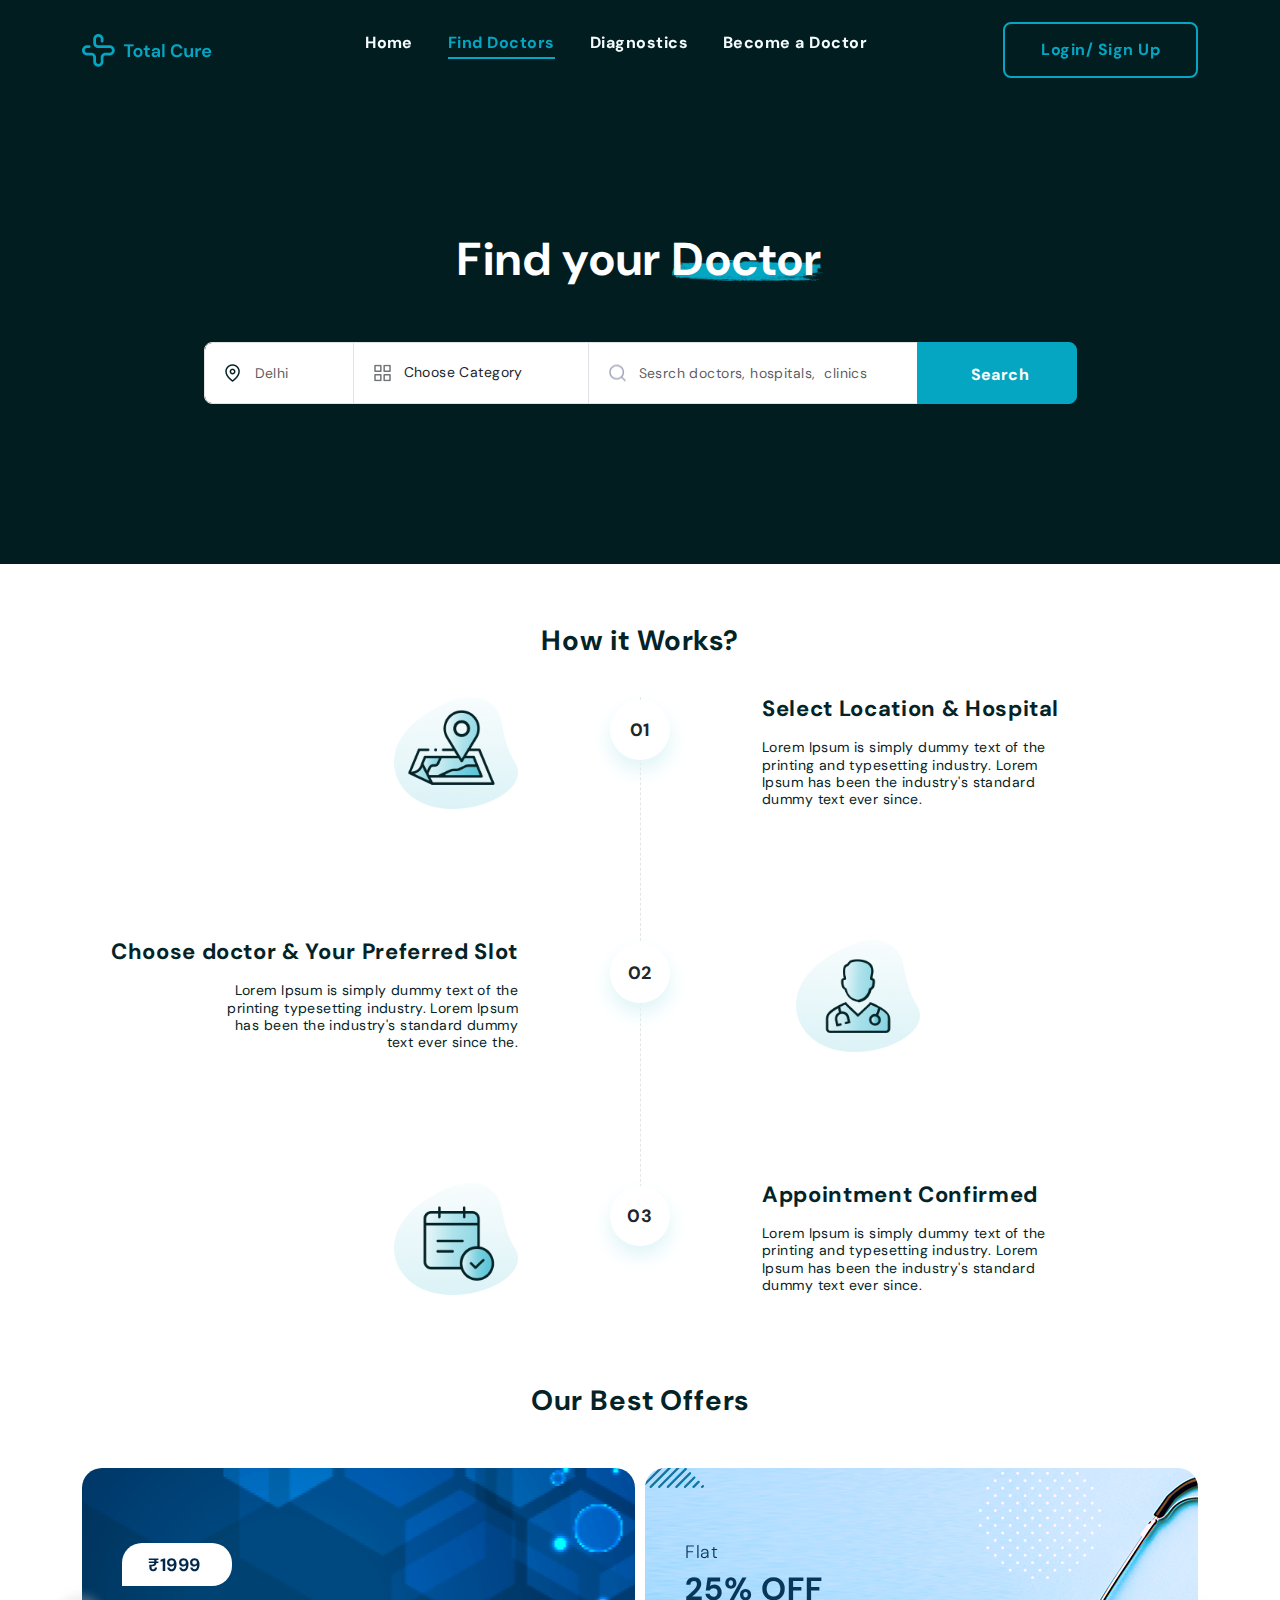
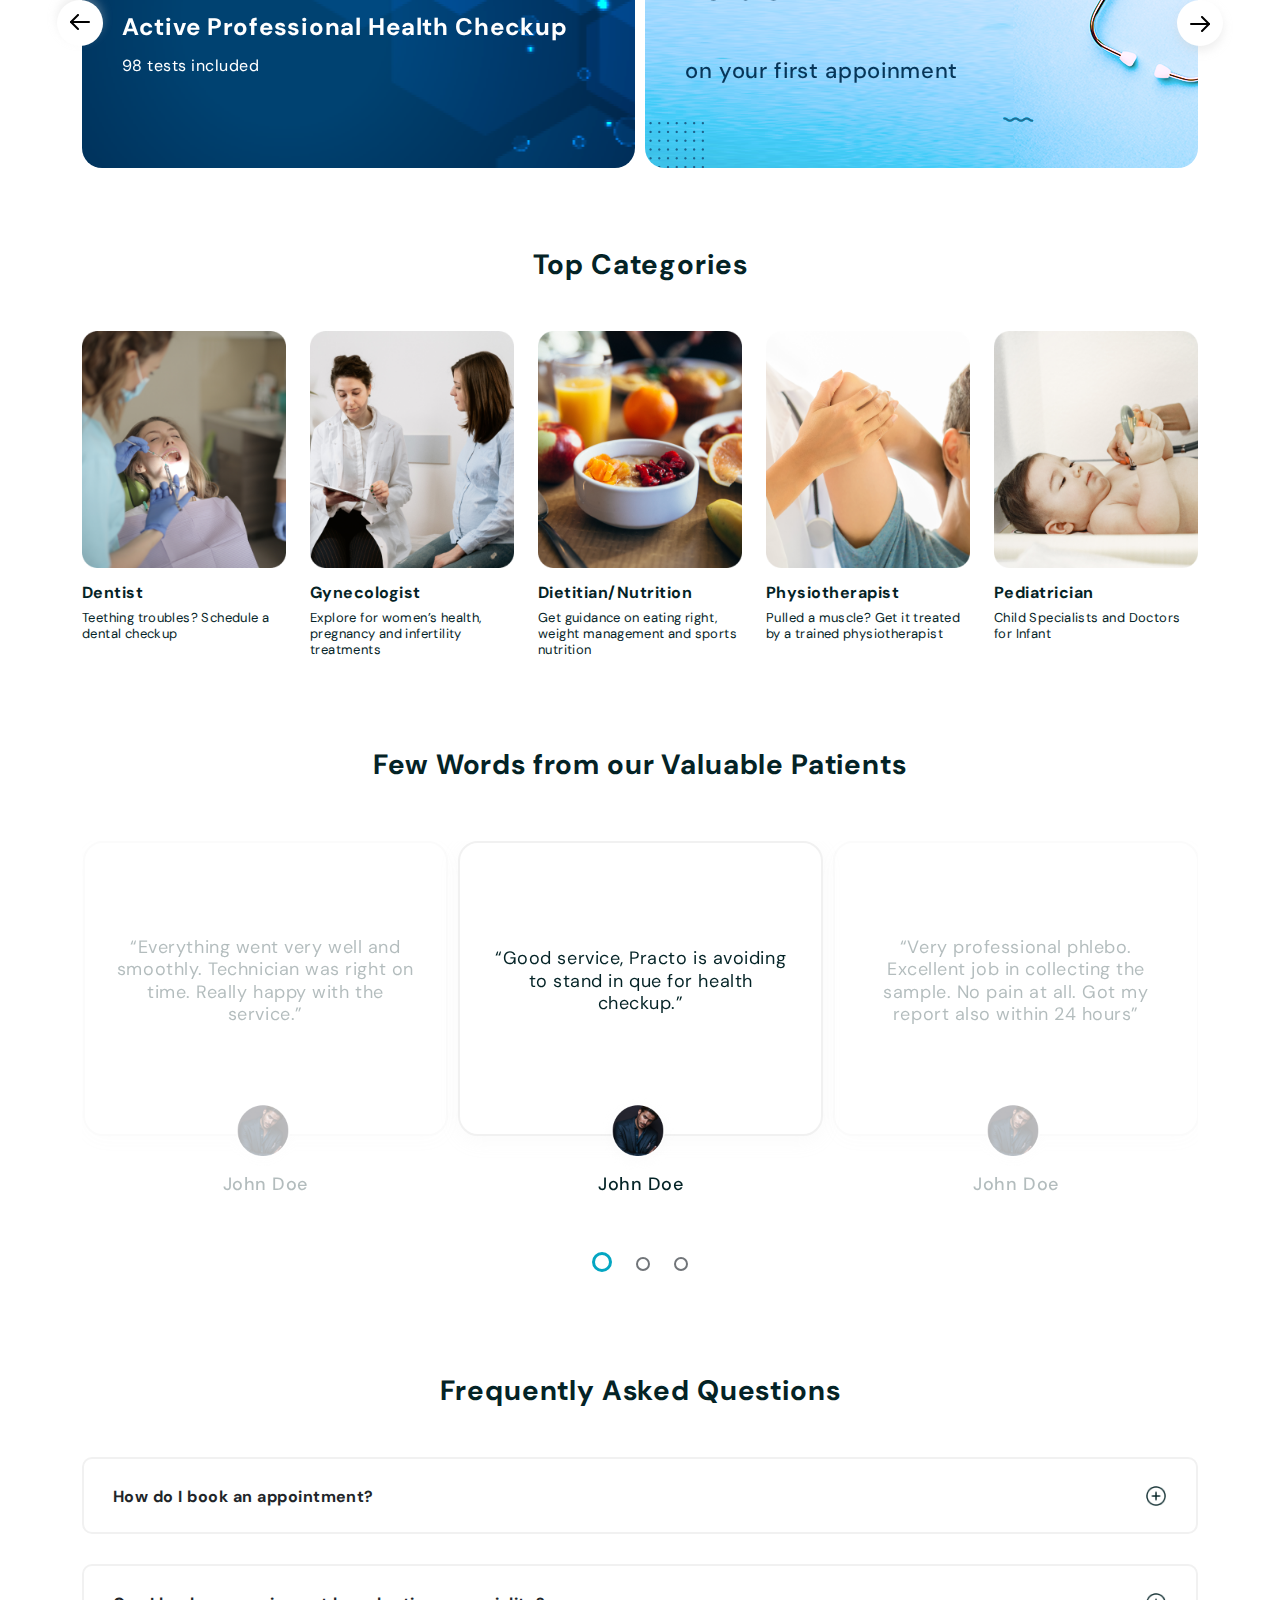
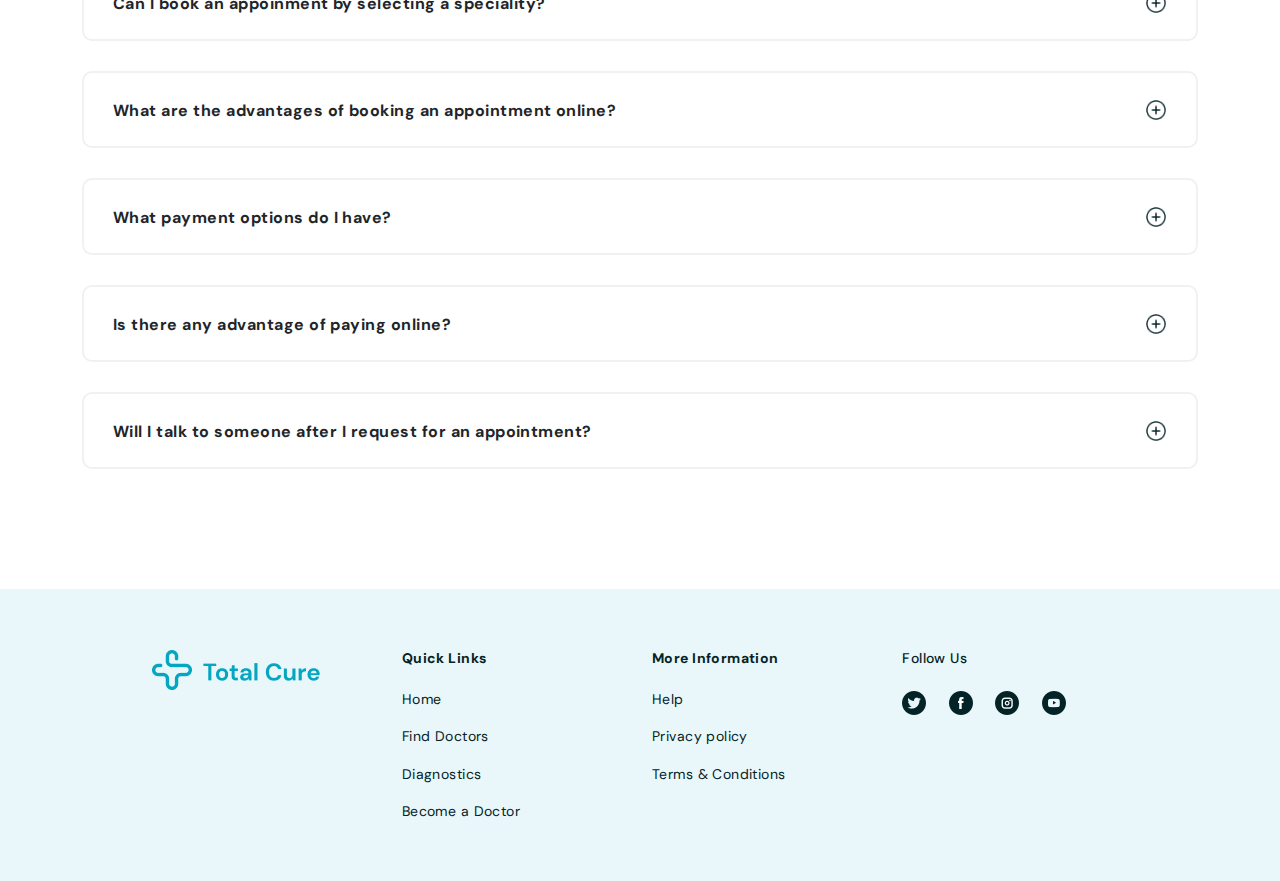
<file: find-doctors.html>
<!doctype html>
<html lang="en">

<head>
    <!-- Required meta tags -->
    <meta charset="utf-8">
    <meta name="viewport" content="width=device-width, initial-scale=1">

    <!-- Bootstrap CSS -->
    <link href="https://cdn.jsdelivr.net/npm/bootstrap@5.0.2/dist/css/bootstrap.min.css" rel="stylesheet"
        crossorigin="anonymous">
    <link rel="stylesheet" href="./assets/css/owl.carousel.min.css">
    <link rel="stylesheet" href="./assets/css/owl.theme.default.min.css">
    <link rel="stylesheet" href="./assets/css/style.css">
    <link rel="stylesheet" href="./assets/css/responsive.css">
    <link rel="stylesheet" href="./assets/css/all.min.css">

    <title>Healthcare Portfolio</title>
</head>

<body>
    <!-- navigation start -->
    <header id="header" class="fixed-top find-doctors">
        <nav id="navbar" class="navbar navbar-expand-lg navbar-light bg-trasparent">
            <div class="container">
                <a class="navbar-brand" href="index.html">
                    <img src="./assets/img/logo.png" alt="logo">
                </a>
                <button class="navbar-toggler" type="button" data-bs-toggle="collapse" data-bs-target="#main-navbar"
                    aria-controls="main-navbar" aria-expanded="false" aria-label="Toggle navigation">
                    <i class="fas fa-bars"></i>
                </button>
                <div class="collapse navbar-collapse" id="main-navbar">
                    <ul class="navbar-nav mx-auto mb-2 mb-lg-2">
                        <li class="nav-item">
                            <a class="nav-link" href="index.html">Home</a>
                        </li>
                        <li class="nav-item">
                            <a class="nav-link active" href="find-doctors.html">Find Doctors</a>
                        </li>
                        <li class="nav-item">
                            <a class="nav-link" href="diagnostics.html">Diagnostics</a>
                        </li>
                        <li class="nav-item">
                            <a class="nav-link" href="become-doctor.html">Become a Doctor</a>
                        </li>
                    </ul>
                    <ul class="navbar-nav login-btn">
                        <li class="nav-item">
                            <button class="nav-link btn btn-outline-primary" data-bs-toggle="modal" data-bs-target="#signin-popup">Login/
                              Sign Up</button>
                          </li>
                    </ul>
                </div>
            </div>
        </nav>
    </header>
    <!-- end navigation -->

    <!-- search section start -->
    <section id="search-section" class="search-section">
        <div class="container">
            <div class="search-content">
                <div class="search-header position-relative">
                    <h1>Find your <span class="brush">Doctor</span> </h1>
                </div>
                <div>
                    <div class="input-group">
                        <div class="input-lodation-div-find">
                            <input type="location" class="form-control input-location" id="hero-input "
                                aria-describedby="inputGroupFileAddon04" aria-label="Upload" placeholder="Delhi">
                            <img src="./assets/img/map.png" alt="">
                        </div>
                        <div class="input-select-div-find my-1 my-md-0">
                            <select class="select-input form-control" name="choose category"
                                aria-placeholder="Choose Category">
                                <option value="1">Choose Category</option>
                                <option value="2">option 2</option>
                                <option value="3">option 3</option>
                                <option value="4">option 4</option>
                            </select>
                            <svg width="17" height="17" viewBox="0 0 17 17" fill="none"
                                xmlns="http://www.w3.org/2000/svg">
                                <path d="M6.83333 1H1V6.83333H6.83333V1Z" stroke="#717579" stroke-width="1.5"
                                    stroke-linecap="round" stroke-linejoin="round" />
                                <path d="M16.0001 1H10.1667V6.83333H16.0001V1Z" stroke="#717579" stroke-width="1.5"
                                    stroke-linecap="round" stroke-linejoin="round" />
                                <path d="M16.0001 10.167H10.1667V16.0003H16.0001V10.167Z" stroke="#717579"
                                    stroke-width="1.5" stroke-linecap="round" stroke-linejoin="round" />
                                <path d="M6.83333 10.167H1V16.0003H6.83333V10.167Z" stroke="#717579" stroke-width="1.5"
                                    stroke-linecap="round" stroke-linejoin="round" />
                            </svg>
                        </div>
                        <div class="input-search-div-find mb-1 mb-md-0">
                            <input type="search" class="form-control input-search" id="find-input"
                                placeholder="Sesrch doctors, hospitals,  clinics">
                            <img src="./assets/img/search.png" alt="search icon">
                        </div>
                        <button class="btn  hero-input-btn" type="button" id="">Search</button>
                    </div>
                </div>
            </div>

        </div>
    </section>
    <!-- end search section -->

    <!-- work section start -->
    <section id="work" class="work">
        <h2 class="title">How it Works?</h2>
        <!-- ================= timeline start ================= -->
        <div class="container">
            <div class="main-timeline">

                <!-- start experience section-->
                <div class="timeline">
                    <div class="icon">01</div>
                    <div class="image-content">
                        <div class="image-outer">
                            <span class="image">
                                <img src="./assets/img/timeline1.png" alt="" class="img-fluid">
                            </span>
                        </div>
                    </div>
                    <div class="timeline-content">
                        <h5 class="title">Select Location & Hospital</h5>
                        <p class="description">
                            Lorem Ipsum is simply dummy text of the printing
                            and typesetting industry. Lorem Ipsum has been
                            the industry's standard dummy text ever since.
                        </p>
                    </div>
                </div>
                <!-- end experience section-->

                <!-- start experience section-->
                <div class="timeline">
                    <div class="icon">02</div>
                    <div class="image-content">
                        <div class="image-outer">
                            <span class="image">
                                <img src="./assets/img/timeline2.png" alt="" class="img-fluid">
                            </span>
                        </div>
                    </div>
                    <div class="timeline-content">
                        <h5 class="title">Choose doctor & Your Preferred Slot</h5>
                        <p class="description ms-auto">
                            Lorem Ipsum is simply dummy text of the printing
                            typesetting industry. Lorem Ipsum has been the
                            industry's standard dummy text ever since the.
                        </p>
                    </div>
                </div>
                <!-- end experience section-->

                <!-- start experience section-->
                <div class="timeline mb-0">
                    <div class="icon">03</div>
                    <div class="image-content">
                        <div class="image-outer">
                            <span class="image">
                                <img src="./assets/img/timeline3.png" alt="" class="img-fluid">
                            </span>
                        </div>
                    </div>
                    <div class="timeline-content">
                        <h5 class="title">Appointment Confirmed</h5>
                        <p class="description">
                            Lorem Ipsum is simply dummy text of the printing
                            and typesetting industry. Lorem Ipsum has been
                            the industry's standard dummy text ever since.
                        </p>
                    </div>
                </div>
                <!-- end experience section-->
            </div>
        </div>


        <!-- =============== timeline end =============== -->
        </div>
        </div>
    </section>
    <!-- end work section -->

    <!-- offers seection start -->
    <section id="offers" class="offers">
        <div class="container">
          <h2 class="title">Our Best Offers</h2>
          <div class="owl-carousel owl-theme">
            <div class="item">
              <div class="offer-card offer-card-1">
                <h6 class="fw-700">₹1999</h6>
                <h5>Active Professional Health Checkup</h5>
                <p>98 tests included</p>
              </div>
            </div>
            <div class="item">
              <div class="offer-card offer-card-2 position-relative">
                <h6>Flat</h6>
                <h2>25% OFF</h2>
                <h3>on your first appoinment</h3>
              </div>
            </div>
            <div class="item">
              <div class="offer-card offer-card-1">
                <h6 class="fw-700">₹1999</h6>
                <h5>Active Professional Health Checkup</h5>
                <p>98 tests included</p>
              </div>
            </div>
            <div class="item">
              <div class="offer-card offer-card-2 position-relative">
                <h6>Flat</h6>
                <h2>25% OFF</h2>
                <h3>on your first appoinment</h3>
              </div>
            </div>
          </div>
      </section>
    <!-- end offers seection -->

    <!-- Categories section start -->
    <section id="categories" class="categories">
        <div class="container">
          <h2 class="title">Top Categories</h2>
          <div class="row row-cols-1 row-cols-md-3 row-cols-lg-5">
            <div class="col">
              <div class="card">
                <img src="./assets/img/cate-1.png" alt="" class="card-img-top">
                <div class="card-body">
                  <h5>Dentist</h5>
                  <p>Teething troubles? Schedule a
                    dental checkup</p>
                </div>
              </div>
            </div>
            <div class="col mt-4 mt-md-0 mt-lg-0">
              <div class="card">
                <img src="./assets/img/cate-2.png" alt="" class="card-img-top">
                <div class="card-body">
                  <h5>Gynecologist</h5>
                  <p>Explore for women’s health,
                    pregnancy and infertility treatments</p>
                </div>
              </div>
            </div>
            <div class="col mt-4 mt-md-0 mt-lg-0">
              <div class="card">
                <img src="./assets/img/cate-3.png" alt="" class="card-img-top">
                <div class="card-body">
                  <h5>Dietitian/Nutrition</h5>
                  <p>Get guidance on eating right, weight
                    management and sports nutrition</p>
                </div>
              </div>
            </div>
            <div class="col mt-4 mt-md-4 mt-lg-0">
              <div class="card">
                <img src="./assets/img/cate-4.png" alt="" class="card-img-top">
                <div class="card-body">
                  <h5>Physiotherapist</h5>
                  <p>Pulled a muscle? Get it treated by a
                    trained physiotherapist</p>
                </div>
              </div>
            </div>
            <div class="col mt-4 mt-md-4 mt-lg-0">
              <div class="card">
                <img src="./assets/img/cate-5.png" alt="" class="card-img-top">
                <div class="card-body">
                  <h5>Pediatrician</h5>
                  <p>Child Specialists and Doctors for
                    Infant</p>
                </div>
              </div>
            </div>
          </div>
        </div>
      </section>
    <!-- end Categories section -->

    <!-- Few word section start -->
    <section id="few-word" class="few-word">
        <div class="container">
            <h2 class="title">Few Words from our Valuable Patients</h2>
            <div class="owl-carousel owl-theme">
                <div class="item">
                    <div class="card">
                        <div class="card-content">
                            <p>“Good service, Practo is avoiding to
                                stand in que for health checkup.”</p>
                        </div>
                        <div class="card-person">
                            <img src="./assets/img/clicent-1.png" alt="">
                            <h5>John Doe</h5>
                        </div>
                    </div>
                </div>
                <div class="item">
                    <div class="card">
                        <div class="card-content">
                            <p>“Very professional phlebo. Excellent job in
                                collecting the sample. No pain at all. Got my
                                report also within 24 hours”</p>
                        </div>
                        <div class="card-person">
                            <img src="./assets/img/clicent-1.png" alt="">
                            <h5>John Doe</h5>
                        </div>
                    </div>
                </div>
                <div class="item">
                    <div class="card">
                        <div class="card-content">
                            <p>“Everything went very well and smoothly.
                                Technician was right on time. Really happy
                                with the service.”</p>
                        </div>
                        <div class="card-person">
                            <img src="./assets/img/clicent-1.png" alt="">
                            <h5>John Doe</h5>
                        </div>
                    </div>
                </div>
            </div>
        </div>
    </section>
    <!-- end Few word section -->

    <!-- questions start -->
    <section id="question" class="question">
        <div class="container">
            <h2 class="title">Frequently Asked Questions</h2>
            <div class="accordion accordion-flush" id="accordionFlushExample">
                <div class="accordion-item">
                    <h2 class="accordion-header" id="acc-1">
                        <button class="accordion-button collapsed" type="button" data-bs-toggle="collapse"
                            data-bs-target="#accordion-1" aria-expanded="false" aria-controls="flush-collapseOne">
                            How do I book an appointment?
                        </button>
                    </h2>
                    <div id="accordion-1" class="accordion-collapse collapse" aria-labelledby="acc-1"
                        data-bs-parent="#accordionFlushExample">
                        <div class="accordion-body">You can book an appointment by selecting your city and searching for
                            a specific doctor or hospital, from the search bar. You will see hospital and doctor
                            options, from which you can pick one and request for an appointment.</div>
                    </div>
                </div>
                <div class="accordion-item">
                    <h2 class="accordion-header" id="acc-2">
                        <button class="accordion-button collapsed" type="button" data-bs-toggle="collapse"
                            data-bs-target="#accordion-2" aria-expanded="false" aria-controls="flush-collapseTwo">
                            Can I book an appoinment by selecting a speciality?
                        </button>
                    </h2>
                    <div id="accordion-2" class="accordion-collapse collapse" aria-labelledby="acc-2"
                        data-bs-parent="#accordionFlushExample">
                        <div class="accordion-body">You can book an appointment by selecting your city and searching for
                            a specific doctor or hospital, from the search bar. You will see hospital and doctor
                            options, from which you can pick one and request for an appointment.</div>
                    </div>
                </div>
                <div class="accordion-item">
                    <h2 class="accordion-header" id="acc-3">
                        <button class="accordion-button collapsed" type="button" data-bs-toggle="collapse"
                            data-bs-target="#accordion-3" aria-expanded="false" aria-controls="flush-collapseThree">
                            What are the advantages of booking an appointment online?
                        </button>
                    </h2>
                    <div id="accordion-3" class="accordion-collapse collapse" aria-labelledby="acc-3"
                        data-bs-parent="#accordionFlushExample">
                        <div class="accordion-body">You can book an appointment by selecting your city and searching for
                            a specific doctor or hospital, from the search bar. You will see hospital and doctor
                            options, from which you can pick one and request for an appointment.</div>
                    </div>
                </div>
                <div class="accordion-item">
                    <h2 class="accordion-header" id="acc-4">
                        <button class="accordion-button collapsed" type="button" data-bs-toggle="collapse"
                            data-bs-target="#accordion-4" aria-expanded="false" aria-controls="flush-collapseOne">
                            What payment options do I have?
                        </button>
                    </h2>
                    <div id="accordion-4" class="accordion-collapse collapse" aria-labelledby="acc-4"
                        data-bs-parent="#accordionFlushExample">
                        <div class="accordion-body">You can book an appointment by selecting your city and searching for
                            a specific doctor or hospital, from the search bar. You will see hospital and doctor
                            options, from which you can pick one and request for an appointment.</div>
                    </div>
                </div>
                <div class="accordion-item">
                    <h2 class="accordion-header" id="acc-5">
                        <button class="accordion-button collapsed" type="button" data-bs-toggle="collapse"
                            data-bs-target="#accordion-5" aria-expanded="false" aria-controls="flush-collapseTwo">
                            Is there any advantage of paying online?
                        </button>
                    </h2>
                    <div id="accordion-5" class="accordion-collapse collapse" aria-labelledby="acc-5"
                        data-bs-parent="#accordionFlushExample">
                        <div class="accordion-body">You can book an appointment by selecting your city and searching for
                            a specific doctor or hospital, from the search bar. You will see hospital and doctor
                            options, from which you can pick one and request for an appointment.</div>
                    </div>
                </div>
                <div class="accordion-item">
                    <h2 class="accordion-header" id="acc-6">
                        <button class="accordion-button collapsed" type="button" data-bs-toggle="collapse"
                            data-bs-target="#accordion-6" aria-expanded="false" aria-controls="flush-collapseThree">
                            Will I talk to someone after I request for an appointment?
                        </button>
                    </h2>
                    <div id="accordion-6" class="accordion-collapse collapse" aria-labelledby="acc-6"
                        data-bs-parent="#accordionFlushExample">
                        <div class="accordion-body">You can book an appointment by selecting your city and searching for
                            a specific doctor or hospital, from the search bar. You will see hospital and doctor
                            options, from which you can pick one and request for an appointment.</div>
                    </div>
                </div>
            </div>
        </div>
    </section>
    <!-- end questions -->

    <!-- footer -->
    <footer>
        <div class="container">
            <div class="footer-content">
                <div class="row">
                    <div class="col-md-3">
                        <img src="./assets/img/f-logo.png" alt="footer logo">
                    </div>
                    <div class="col-md-3 mt-5 mt-md-0">
                        <h6>Quick Links</h6>
                        <ul class="quick-links">
                            <li><a href="index.html">Home</a></li>
                            <li><a href="find-doctors.html">Find Doctors</a></li>
                            <li><a href="diagnostics.html">Diagnostics</a></li>
                            <li><a href="become-doctor.html">Become a Doctor</a></li>
                        </ul>
                    </div>
                    <div class="col-md-3 mt-5 mt-md-0">
                        <h6>More Information</h6>
                        <ul class="more-info">
                            <li><a href="#">Help</a></li>
                            <li><a href="#">Privacy policy</a></li>
                            <li><a href="#">Terms & Conditions</a></li>
                        </ul>
                    </div>
                    <div class="col-md-3 mt-5 mt-md-0">
                        <h6 class="fw-500">Follow Us</h6>
                        <ul class="footer-social">
                            <a href="#"><img src="./assets/img/twitter.png" alt=""></a>
                            <a href="#"><img src="./assets/img/fb.png" alt=""></a>
                            <a href="#"><img src="./assets/img/insta.png" alt=""></a>
                            <a href="#"><img src="./assets/img/youtube.png" alt=""></a>
                        </ul>
                    </div>
                </div>
            </div>
        </div>
    </footer>
    <!-- end footer -->

    <!-- login popup box start -->
    <!-- sign in -->
    <div class="modal fade modal-signin" id="signin-popup" tabindex="-1" aria-labelledby="signin-popup"
        aria-hidden="true">
        <div class="modal-dialog modal-dialog-centered">
            <div class="modal-content">
                <div class="modal-body">
                    <form>
                        <div>
                            <h2 class="title text-start">Sign In/ <span>Sign Up</span></h2>
                        </div>
                        <div>
                            <label for="email" class="col-form-label first-label">Email</label>
                            <input type="email" class="form-control" id="email" placeholder="John@gmail.com">
                        </div>
                        <div>
                            <label for="password" class="col-form-label ps-label">Password</label>
                            <input type="password" class="form-control" id="password" value="12345678">
                        </div>
                        <div class="text-end">
                            <p><a href="#" class="popup-btn">Forgot Password?</a></p>
                        </div>
                    </form>
                </div>
                <div class="modal-footer">
                    <button type="button" class="btn btn-primary btn-block w-100" id="signin">Sign In</button>
                    <p class="mt-2">New to Projectname ?<a href="" id="new-account-btn" data-bs-toggle="modal"
                            data-bs-target="#signup-popup"> Create an account</a></p>
                </div>
            </div>
        </div>
    </div>

    <!-- sign up -->
    <div class="modal fade modal-signup" id="signup-popup" tabindex="-1" aria-labelledby="signup-popup"
        aria-hidden="true">
        <div class="modal-dialog modal-dialog-centered">
            <div class="modal-content">
                <div class="modal-body">
                    <form>
                        <div>
                            <h2 class="title text-start">Sign Up/ <span>Sign In</span></h2>
                        </div>
                        <div>
                            <label for="firstname" class="col-form-label first-label">First Name</label>
                            <input type="text" class="form-control" id="firstname" placeholder="John">
                        </div>
                        <div>
                            <label for="lastname" class="col-form-label lastname-label">Last Name</label>
                            <input type="text" class="form-control" id="lastname" placeholder="Doe">
                        </div>
                        <div>
                            <label for="email" class="col-form-label email-label">Email</label>
                            <input type="email" class="form-control" id="email" placeholder="John@gmail.com">
                        </div>
                        <div>
                            <label for="number" class="col-form-label number-label">Mobile Number</label>
                            <input type="number" class="form-control" id="number" placeholder="+91 112 451 4150">
                        </div>
                        <div>
                            <label for="password" class="col-form-label ps-label">Password</label>
                            <input type="password" class="form-control" id="password" value="12345678">
                        </div>
                        <div>
                            <label for="re-password" class="col-form-label re-ps-label">Confirm Password</label>
                            <input type="password" class="form-control" id="re-password" value="12345678">
                        </div>

                    </form>
                </div>
                <div class="modal-footer">
                    <button type="button" class="btn btn-primary btn-block w-100" id="signup">Sign In</button>
                </div>
            </div>
        </div>
    </div>

    <!-- end modal -->

    <!-- end login popup box -->
    <!-- Option 1: Bootstrap Bundle with Popper -->
    <script src="https://code.jquery.com/jquery-3.6.0.slim.min.js" crossorigin="anonymous"></script>
    <script src="https://cdn.jsdelivr.net/npm/bootstrap@5.0.2/dist/js/bootstrap.min.js" crossorigin="anonymous">
    </script>
    <script src="./assets/js/owl.carousel.min.js"></script>
    <script src="./assets/js/mian.js"></script>
</body>

</html>
</file>
<file: assets/css/style.css>
@import url('https://fonts.googleapis.com/css2?family=DM+Sans:wght@400;500;700&display=swap');

* {
    margin: 0;
    padding: 0;
    box-sizing: border-box;
    font-family: 'DM Sans', sans-serif;
    letter-spacing: 0.03em;
    line-height: 123.5%;
    outline: none;
    transition: 0.3s all;
}

:root {
    --blue: #04A6C2;
    --darkblue: #042326;
    --lightgrey: #A5A5BB;
    --white: #FFFFFF;
    --bg-color: #F4FCFD;
}

body {
    scroll-behavior: smooth;
    overflow-x: hidden !important;
}

a,
a:hover {
    text-decoration: none;
}

ul,
ol {
    list-style: none;
    padding-left: 0;
}

h1 {
    font-size: 54px;
    font-weight: 700;
}

h2 {
    font-size: 36px;
}

h3 {
    font-size: 22px;
}

h5 {
    font-size: 18px;
}

h1,
h2,
h3,
h4,
h5,
h6,
p {
    color: var(--darkblue);
}

.card {
    border: none;
}

.card-body {
    padding: 0;
}

.section-padding {
    padding-bottom: 149px;
}

/* navnbar */
#navbar {
    padding: 22px 0 22px;
}

#navbar ul li {
    font-size: 16px;
    line-height: 21px;
    font-weight: 700;
    margin-right: 61px;
    color: var(--darkblue);
    position: relative;
}

#navbar ul li:last-child {
    margin-right: 0;
}

#navbar ul li a {
    padding: 0 0 7px 0;
}

#navbar a.nav-link {
    color: var(--darkblue);
}

#navbar .btn-outline-primary {
    border: 2px solid var(--blue);
    padding: 14px 36px;
    border-radius: 8px;
    font-weight: 700;
    color: var(--blue) !important;
}

#navbar .btn-outline-primary:hover {
    background-color: transparent;
}

#navbar .btn-outline-primary:focus {
    outline: 0;
    box-shadow: none;
}

#navbar a.nav-link.active,
.find-doctors #navbar a.nav-link.active {
    color: var(--blue) !important;
}

#navbar a.nav-link::after {
    content: "";
    background: var(--blue);
    height: 2px;
    width: 0;
    position: absolute;
    bottom: 0;
    left: 0;
    transition: 0.2s all;
}

#navbar a.nav-link:hover:after,
#navbar a.nav-link.active::after {
    width: 100%;
}

/* #navbar .login-btn li a.nav-link:hover:after {
    width: 0%;
} */

#navbar .nav-item:hover a.nav-link,
.find-doctors #navbar .nav-item:hover a.nav-link {
    color: var(--blue) !important;
}

.scroll-nav {
    background: rgba(4, 35, 38, 0.897);
}

.scroll-nav .nav-link {
    color: var(--white) !important;
}

#navbar i.fas.fa-bars {
    color: var(--darkblue);
    border: 1px solid var(--darkblue);
    padding: 10px 15px !important;
    border-radius: 8px;
}

.find-doctors #navbar i.fas.fa-bars {
    color: var(--white) !important;
    border: 1px solid var(--white);
    padding: 10px 15px !important;
    border-radius: 8px;
}

.navbar-toggler:focus {
    box-shadow: unset;
    outline: none;
}

.navbar-light .navbar-toggler {
    border-color: transparent;
}

/* popup box */
.modal .modal-body {
    padding: 0;
}

.modal-signin .modal-content,
.modal-signup .modal-content {
    border-radius: 20px;
    padding: 72px 82px 71px 81px;
}

.modal h2 {
    font-size: 30px !important;
    color: var(--blue) !important;
    margin: 0 !important;
}

.modal h2 span {
    color: var(--darkblue);
    font-size: 20px;
    font-weight: 400;
}

.modal input {
    min-height: 48px;
    font-size: 12px;
    border: 1px solid #717579
}

.modal .first-label {
    font-size: 12px;
    margin: 38px 0 7px !important;
    padding: 0;
    color: #717579;
}

.modal label {
    padding: 0;
    font-size: 12px;
    color: #717579;
}

#signin-popup label {
    margin: 31px 0 7px;
}

#signup-popup label {
    margin: 26px 0 7px;
}

.modal-signin a.popup-btn {
    font-size: 12px;
    display: inline-block;
    margin: 8px 0 34px;
    color: var(--darkblue);
    font-weight: 500;
}

.modal input::placeholder {
    color: var(--darkblue);
}

.modal input[type="password"] {
    color: var(--darkblue);
}

.modal p {
    margin-bottom: 0;
}

.modal .modal-footer {
    padding: 0;
    border-top: unset;
}

.modal .btn-primary {
    color: #fff;
    background-color: var(--blue);
    border-color: var(--blue);
    font-weight: 700;
    margin: 0;
    min-height: 48px;
    border-radius: 8px;
}

.modal .modal-footer p {
    font-size: 12px;
}

.modal-signup .modal-content {
    padding: 72px 82px 79px 81px;
}

.modal-signup .btn-primary {
    margin-top: 30px;
}

/* end navnbar */

/* hero section */
#hero-section {
    background: var(--bg-color);
    position: relative;
    height: 100vh;
}

.hero-wrapper {
    padding-top: 126px;
}

.hero-content {
    padding-top: 88px;
}

#hero-section h1 {
    max-width: 553px;
    line-height: 123.5%;
}

.input-group,
.input-group {
    max-width: 690px;
    box-shadow: 0px 4px 12px #F0FBFC;
    border-radius: 8px;
    margin-top: 44px;
}

.input-lodation-div-find,
.input-search-div-find,
.input-select-div-find {
    position: relative;
}

button.hero-input-btn {
    width: 160px;
    background: var(--blue);
    color: #fff;
    min-height: 62px;
    border-top-right-radius: 8px;
    border-bottom-right-radius: 8px;

}

.input-group .btn {
    position: relative;
    z-index: 2;

}

input:not(.modal input) {
    height: 62px;
    padding-left: 50px !important;
}

.input-location-div {
    width: 186px;
    position: relative;
}

input.input-location {
    color: var(--darkblue);
}

.input-search-div {
    width: 344px;
}

.input-search {
    position: relative !important;
    color: var(--lightgrey);
}

.hero-input2::placeholder {
    color: #A5A5BB;
    font-size: 14px;
}

#hero-section .input-group {
    margin-top: 44px;
}

#hero-section .input-group img {
    position: absolute;
    left: 22px;
    top: 50%;
    transform: translateY(-50%);
}

/* end hero section */
/* why choose section */
#why-choose {
    padding: 141px 0 137px;
    text-align: center;
}

h2.title {
    font-weight: 700;
    font-size: 36px;
    margin-bottom: 62px;
    text-align: center;
    color: #042326;
}

#why-choose .why-card .why-img,
#work .work-card .work-img {
    width: 113px;
    height: 113px;
    margin: auto;
    border-radius: 50%;
    display: flex;
    justify-content: center;
    align-items: center;
    overflow: hidden;
    position: relative;
}

#why-choose .why-card .why-img:after,
#work .work-card .work-img::after {
    content: '';
    background: linear-gradient(160.47deg, rgba(4, 166, 194, 0.15) 15.14%, rgba(4, 166, 194, 0.7) 93.19%);
    position: absolute;
    left: 0;
    top: 0;
    width: 100%;
    height: 100%;
    opacity: 0.2;
}

#why-choose .why-card h5,
#work h5 {
    font-weight: 700;
    font-size: 22px;
    margin: 42.5px 0 16px;
}

#why-choose .why-card p {
    font-size: 16px;
    max-width: 254px;
    margin: auto;
}

/* end why choose section */
/* offers section */
.offers h2 {
    margin-bottom: 81px;
}

.owl-carousel {
    position: relative;
}

.owl-theme .owl-nav {
    margin-top: 0px;
    width: 100%;
    position: absolute;
    top: calc(50% - 23px);
}

.offers button,
#checkups button,
#packages button {
    background: #fff !important;
    height: 46px !important;
    width: 46px !important;
    border-radius: 50% !important;
}

.owl-carousel .owl-nav button.owl-next,
.owl-carousel .owl-nav button.owl-prev {
    box-shadow: 0px 5px 10px rgba(207, 207, 207, 0.35);
    position: inherit;

}

button.owl-prev {
    left: -30px;
    transform: rotate(180deg);
}

button.owl-next {
    right: -30px;
}

.offer-card {
    min-height: 300px !important;
    background-position: center center;
    background-size: cover;
    border-radius: 20px !important;
    padding: 40px;
    display: flex;
    flex-direction: column;
    justify-content: center;
}

.offer-card-1 {
    background-image: url(../img/offer1.png);
}

.offer-card-2 {
    background-image: url(../img/offer2.png);
}

.offer-card h6:not(.offer-card-2 h6) {
    background: #fff;
    padding: 12px 29px 9px 26px;
    max-width: 110px;
    border-radius: 20px;
    border-bottom-left-radius: 0;
    font-size: 16px;
    font-weight: 700;
    color: #00274C;
}

.offer-card h5 {
    font-size: 24px;
    font-weight: 700;
    color: #fff;
    margin: 27px 0 15px;
}

.offer-card-2 h6,
.offer-card-2 h2,
.offer-card-2 h3 {
    color: #073659;
}

.offer-card p {
    color: #fff;
}

.offer-card h6 {
    font-size: 18px !important;
    font-weight: 300;
    margin-bottom: 0;
}

.offer-card h2 {
    font-size: 32px !important;
    font-weight: bold;
    margin: 6px 0 10px;
}

.offer-card h3 {
    font-size: 22px;
}

.offer-card-2 img {
    height: 46px;
    width: 46px;
    position: absolute;
    right: -20px;
    top: 50%;
    transform: translateY(-50%);
    filter: drop-shadow(0px 5px 10px rgba(207, 207, 207, 0.35));
}

/* end offers section */
/*  categories start */
#categories {
    padding-top: 140px;
}

#categories h2 {
    margin-bottom: 62px;
}

#categories .card {
    border: none;
}

#categories h5 {
    margin: 15px 0 7px;
    font-size: 18px;
    font-weight: 700;
}

#categories p {
    font-size: 14px;
    margin-bottom: 0;
}

/* end categories  */
/* education start */
#education {
    padding: 121px 0 114px;
    background: #F4FCFD;
}

#education .card {
    background-color: transparent;
    border: none;
}

#education img:not(.play-img) {
    background-color: #fff;
    padding: 28px 24px;
    box-shadow: 0px 0px 20px #E3FBFF;
    border-radius: 20px;
}

img.play-img {
    position: absolute;
    left: 50%;
    top: 50%;
    transform: translate(-50%, -50%);
}

#education h4 {
    font-size: 22px;
    font-weight: 700;
    margin: 27px 0 10px;
}

#education span {
    font-size: 16px;
    font-weight: 500;
    color: #717579;
}

/* end education */

/* query */
#query {
    background: url(../img/query.png);
    background-size: cover;
    background-position: center;
    display: flex;
    align-items: center;
    padding: 127px 0;
    position: relative;
}

#query::before {
    content: "";
    background: linear-gradient(90deg, #042326 0%, rgba(4, 35, 38, 0.877612) 19.84%, rgba(4, 35, 38, 0) 82.45%);
    position: absolute;
    left: 0;
    right: 0;
    top: 0;
    bottom: 0;
    opacity: 0.9;
}

#query .query-content {
    position: relative;
}

#query .query-content h2 {
    color: #fff;
    text-align: start;
}

#query .query-content p {
    font-size: 22px;
    color: #fff;
    margin: 27px 0 34px;
    max-width: 411px;
    line-height: 150.5%;
}

#query .query-content a {
    padding: 13px 23px;
    background: var(--blue);
    color: #fff;
    border-radius: 8px;
    display: inline-block;
}

/* end query */
/* few-word start */
#few-word {
    padding: 138px 0 150px;
}

#few-word h2 {
    margin-bottom: 60px;
}

#few-word .item {
    padding-bottom: 60px !important;
}

#few-word .card {
    max-width: 510px;
    min-height: 295px;
    font-size: 18px;
    opacity: 0.3;
    border: 2px solid #F1F1F1;
    color: #042326 !important;
    box-shadow: 0px 5px 20px rgba(207, 207, 207, 0.1);
    border-radius: 20px;
    display: flex;
    justify-content: center;
    align-items: center;
    text-align: center;
    padding: 30px;
}

#few-word .owl-item.active.center .card {
    opacity: 1;
}

#few-word .owl-theme .owl-dots .owl-dot {
    width: 14px;
    height: 14px;
    border: 2px solid #717579;
    margin-left: 24x !important;
    border-radius: 50px;
    margin: 46px 12px 0;
    text-align: center;
}

.owl-theme .owl-dots .owl-dot span {
    display: none;
}

#few-word .owl-theme .owl-dots .owl-dot.active,
#few-word .owl-theme .owl-dots .owl-dot:hover {
    background: transparent;
    width: 20px;
    height: 20px;
    border: 3px solid #04A6C2;
}

.owl-carousel .owl-dots {
    display: block !important;
}

#few-word .card p {
    line-height: 22.23px;
}

#few-word img {
    width: 80px;
    height: 80px;
}

#few-word .card-person {
    position: absolute;
    bottom: -69px;
}

/* end few-word */
/*  question start */
#question h2.title {
    margin-bottom: 88px;
}

#question .accordion-button {
    padding: 0 0 13px !important;
}

#question .accordion-item {
    padding: 27px 30px 13px 29px !important;
}

/* end question */

/* footer */
footer {
    padding: 61px 0;
    background: #EAF7FA;
}

footer .footer-content {
    max-width: 977px;
    margin: auto;
}

footer h6 {
    font-size: 14px;
    font-weight: 700;
    margin-bottom: 24px;
}

footer h6.fw-500 {
    font-weight: 500;
}

footer ul {
    margin-bottom: 0;
}

footer ul li {
    font-size: 14px;
    margin-bottom: 20px;
}

footer ul li:last-child {
    margin-bottom: 0px !important;
}

footer ul li a {
    color: var(--darkblue);
}

footer .footer-social a:not(:first-child) {
    margin-left: 18px;
}

/* end footer */

/*======================== find page start ========================*/
.find-doctors #navbar a.nav-link {
    color: var(--bg-color) !important;
}

.find-doctors #navbar ul.login-btn li a {
    color: var(--blue) !important;
}

#search-section {
    background: url(../img/find-page.jpg) no-repeat;
    background-position: center;
    background-size: cover;
}

#search-section .search-content {
    padding: 231px 0 160px;
    display: flex;
    flex-direction: column;
    justify-content: center;
    align-items: center;
}

#search-section h1 {
    color: #fff;
    font-size: 46px;
    line-height: 123.5%;
    margin-bottom: 54px;
    position: relative;
    z-index: 1;
}

.search-content img {
    position: absolute;
    right: -4px;
    top: 38px;
    z-index: 0;
}

#search-section .input-group {
    box-shadow: none;
    max-width: 876px !important;
    margin-top: 0;
}

.input-group input,
.input-group select {
    border-radius: 0;
}

input.input-location {
    border-top-left-radius: 8px !important;
    border-bottom-left-radius: 8px !important;
}

.input-group img,
.input-group svg {
    position: absolute;
    top: 50%;
    left: 21px;
    transform: translatey(-50%);
    margin-right: 19px;
}

#search-section input,
#search-section .select-input {
    min-height: 62px;
}

#search-section .input-location {
    width: 150px;
}

#search-section .select-input {
    width: 236px;
    font-size: 14px;
    padding-left: 50px;
}

#search-section .input-search {
    width: 330px;
}

#search-section .input-group .hero-input-btn {
    max-width: 160px !important;
    height: 62px;
    color: #fff;
    border: 1px solid var(--blue);
    padding: 20px 53px;
    background: var(--blue);
    font-weight: 700;
    border-top-right-radius: 8px;
    border-bottom-right-radius: 8px;
}

#search-section input {
    padding-left: 50px;
    font-size: 14px;
}

/* end find page */
/* work start */
#work {
    padding: 141px 0;
}

#work h2.title {
    margin-bottom: 61px;
    text-align: center;
}

/*  timeline start  */

.main-timeline {
    position: relative
}

.main-timeline:before {
    content: "";
    /* display: block; */
    width: 1px;
    height: 85%;
    border-right: 1px dashed #E5E5E5;
    margin: 0 auto;
    position: absolute;
    top: 0;
    left: 0;
    right: 0;
}

.main-timeline .timeline {
    margin-bottom: 112px;
    position: relative
}

.main-timeline .timeline:after {
    content: "";
    display: block;
    clear: both
}

.main-timeline .icon {
    width: 66px;
    height: 66px;
    margin: auto;
    position: absolute;
    top: -66px;
    left: 0;
    bottom: 0;
    right: 0;
    box-shadow: 0px 10px 20px #DFF4F8;
    font-size: 22px;
    font-weight: 700;
    border-radius: 50%;
    display: flex;
    align-items: center;
    justify-content: center;
    background: #fff;
}

.main-timeline .image-content {
    width: 50%;
    float: left;
    position: relative
}

.main-timeline .image-outer {
    width: 125px;
    height: 125px;
    font-size: 16px;
    text-align: center;
    margin: auto;
    z-index: 1
}

.main-timeline .image {
    max-width: 100%;
    margin: auto;
    position: absolute;
    top: 0;
    right: 122px;
}

.main-timeline .month {
    font-size: 18px;
    font-weight: 700
}

.main-timeline .year {
    display: block;
    font-size: 30px;
    font-weight: 700;
    color: #232323;
    line-height: 36px
}

.main-timeline .timeline-content {
    width: 50%;
    padding: 0px 0px 20px 122px;
    float: right;
}

.timeline p.description {
    max-width: 391px;
    font-size: 16px;
    line-height: 123.5%;
    font-weight: 400;
}

.main-timeline .title {
    font-size: 19px;
    font-weight: 700;
    line-height: 24px;
    margin: 0 0 18px 0
}

.main-timeline .description {
    margin-bottom: 0
}

.main-timeline .timeline:nth-child(2n) .image-content {
    float: right
}

.main-timeline .timeline:nth-child(2n) .timeline-content {
    padding: 0px 122px 20px 0;
    text-align: right;
}

.main-timeline .timeline:nth-child(2n) .image {
    left: -122px;
}

/* end timeline */
/* work start */

/* question start */
#question {
    padding-bottom: 320px;
}

#question .accordion-button {
    padding: 0;
    font-weight: bold;
    font-size: 16px;
    line-height: 123.5%;
}

#question .accordion-button:not(.collapsed) {
    color: #042326;
    background-color: transparent;
    padding-bottom: 9px;
    box-shadow: unset;
}

#question .accordion-body {
    padding: 0rem 0;
    color: var(--darkblue) !important;
    font-size: 14px;
    line-height: 123.5%;
    letter-spacing: 0.03em;
    color: #042326;
    max-width: 1184px;
}

#question .accordion-item {
    border: 2px solid #F1F1F1 !important;
    border-radius: 10px !important;
    padding: 27px 30px 26px 29px;
}

#question .accordion-button:focus {
    box-shadow: unset !important;
}

#question .accordion-button:not(.collapsed)::after {
    background-image: url("../img/acc-m.png");
}

#question .accordion-button::after {
    background-image: url("/assets/img/acc-p.png");
}

#question .accordion-item:not(:first-child) {
    margin-top: 30px !important;
}

/* end question */
/* ======================== diagnostics page ======================== */
.diagnostics-hero,
#become-doctor {
    background: #021D20;
    background-position: center;
    background-size: cover;

}

.diagnostics-hero h1,
#become-doctor h1,
span.brush {
    color: #fff;
    font-size: 46px !important;
    font-weight: 700;
    line-height: 56.81px !important;
    letter-spacing: 0.03em;
    position: relative;
    z-index: 1;
}

span.brush {
    background: url(../img/brush.png) no-repeat;
    background-position: bottom 8px right;
    background-size: contain;
}

.diagnostics-hero h1 span,
#become-doctor h1 span {
    font-size: 30px;
    line-height: 37.05px;
    font-weight: 700;
}

#diagnostics-hero .hero-description-header {
    position: relative;
    max-width: 413px;
}


#diagnostics-hero .input-group {
    box-shadow: unset !important;
}

.diagnostics-nav a.nav-link {
    color: #ffffff !important;
}

.diagnostics .hero-img {
    border: 1px solid #fff;
    /* height: 100%; */
}

#diagnostics-hero .hero-wrapper,
#become-doctor .doctor-wrapper {
    padding-top: 102px;
}

/* process css */
#process {
    padding: 141px 0 138px;
}

.process-description {
    margin-top: 57.6px;
}

.progress-card {
    max-width: 275px;
    margin: auto;
}

.process-content {
    position: relative;
    z-index: 1;
    overflow: hidden;
}

.process-img {
    position: relative;
    z-index: 1;
}

.process h5 {
    font-weight: bold;
    font-size: 22px;
    line-height: 123.5%;
    text-align: center;
    letter-spacing: 0.03em;
    color: #042326;
}

/* packages */
#packages .card {
    border: 0 !important;
}

.card-img,
.card-img-top {
    object-fit: cover;
    position: relative;
}

#packages .card-details {
    padding: 24px 0 0 0;
}

#packages h6.card-title,
#packages .subtitle {
    font-weight: 700;
    font-size: 18px;
    line-height: 123.5%;
    letter-spacing: 0.03em;
    color: #042326;
}

#packages .subtitle {
    margin: 15px 0 17px;
}

#packages .subtitle span {
    font-size: 14px;
    font-weight: 400;
    line-height: 17.29px;
}

#packages p {
    font-size: 16px;
    font-weight: 700;
    line-height: 19.76px;
    letter-spacing: 0.03em;
}

#packages p small.rs {
    font-size: 12px;
    line-height: 123.5%;
    font-weight: 400;
    letter-spacing: 0.03em;
    color: #717579 !important;
    text-decoration: line-through;
    margin: 0 15px;
}

#packages p span.percentage {
    font-weight: 700;
    font-size: 12px;
    line-height: 123.5%;
    letter-spacing: 0.03em;
    color: #00B855;
}

#packages .cashback {
    font-size: 12px;
    line-height: 123.5%;
    letter-spacing: 0.03em;
    color: #00B855;
}

#packages .owl-stage {
    transition: all 0.25s ease 0s;
    width: 3981px;
}

#packages .owl-theme .owl-nav {
    display: block;
    top: 125px;
}

/* health checkup */
#checkups {
    padding: 138px 0 136px;
    text-align: center;
}

#checkups h2.title {
    margin-bottom: 60px;
}

#checkups .checkup-img {
    width: 114.7px;
    height: 114.7px;
    margin: auto;
    border: 4px solid #F1F1F1;
    border-radius: 50%;
    margin-bottom: 21.62px;
    display: flex;
    justify-content: center;
    align-items: center;
}

#checkups .checkup-img img {
    width: 54.81px;
    height: 54.87px;
}

#checkups h5 {
    font-size: 18px;
    line-height: 123.5%;
    text-align: center;
    letter-spacing: 0.03em;
    color: #042326;
}

#checkups .owl-nav {
    display: block;
    position: absolute;
    top: calc(50% - 57px);
}

/* question */
#question.section-padding {
    padding-top: 141px;
    padding-bottom: 320px;
}

#question p {
    margin-bottom: 13px;
}

#question ul {
    list-style: disc;
}

#question ul li {
    margin: 0 0 12px 16px;
}

#checkups .owl-theme .owl-nav {
    margin-top: 10px;
}

#checkups button {
    background: #fff !important;
    height: 46px !important;
    width: 46px !important;
    border-radius: 50% !important;
}

#checkups .owl-dots {
    display: none !important;
}

/* footer */
/* ======================== become doctor page ======================== */
#become-doctor {
    position: relative;
}

#become-doctor::after {
    content: "";
    background: url(../img/become-doctor.png) no-repeat;
    background-size: contain;
    background-position: right bottom;
    position: absolute;
    top: 126px;
    left: 0;
    bottom: 0;
    right: 0;
    overflow: hidden;
}

#become-doctor::before {
    content: "";
    background: url(../img/hero\ back.png) no-repeat;
    background-size: contain;
    background-position: left bottom;
    position: absolute;
    left: 0;
    top: 0;
    bottom: 37px;
    right: 0;
    opacity: 0.1;
}

#become-doctor span.brush {
    background: url(../img/brush.png) no-repeat;
    background-position: bottom -2px right;
    background-size: contain;
}

.doctor-description {
    padding: 112px 0 139px;
}

.doctor-consult {
    padding: 141px 0 150px !important;
}

#work .work-consult:not(:last-child) {
    margin: 144px 0 100px;
}

#work .work-consult {
    display: flex;
    align-items: center;
}

#work .consult-content>* {
    text-align: start !important;
    color: var(--darkblue);
}

#work .consult-content h2 {
    margin-bottom: 35px;
}
#work h5 {
    margin: 0;
    text-align: unset;
}
 
#work .work-card h5 {
    margin: 42.5px 0 0;
    text-align: center;
}

#work h5.title {
    margin-bottom: 18px !important;
}


#work ul {
    margin-bottom: 0;
}

#work ul p,
#work ul li {
    font-size: 18px;

}

#work ul li:not(:last-child) {
    margin-bottom: 20px;
}

/* ======================== end become doctor ======================== */
</file>
<file: assets/css/responsive.css>
@media screen and (max-width:768px) {

    #navbar a.nav-link,
    .find-doctors #navbar a.nav-link {
        color: var(--darkblue);
        margin-top: 21px;
    }

    .scroll-nav i.fas.fa-bars {
        color: #fff !important;
        border: 1px solid var(--white) !important;
        padding: 10px 15px !important;
        border-radius: 8px;
    }

    button.btn.hero-input-btn {
        border-radius: 8px !important;
        margin-top: 0px;
    }

    #question {
        padding-bottom: 120px;
    }
}

@media screen and (max-width:415px) {
    #navbar {
        background: rgba(4, 35, 38, 0.897);
    }

    #navbar .nav-link {
        color: var(--white) !important;
    }

    #navbar i.fas.fa-bars {
        color: var(--white) !important;
        border: 1px solid var(--white);
        padding: 10px 15px !important;
        border-radius: 8px;
    }
    
    #hero-section {
        height: auto;
    }

    #hero-section h1 {
        font-size: 34px;
    }

     .input-location-div {
        width: 100%;
    }

     .input-search-div {
        width: 100%;
    }

     input,
    #search-section input {
        border-radius: 8px;
    }

    .offers .owl-theme .owl-nav {
        position: unset;
        margin-top: 10px;
    }

    #few-word .owl-theme .owl-nav {
        display: none;
    }

    #why-choose {
        padding: 60px 0;
    }

    h2.title {
        margin-bottom: 22px !important;
        font-size: 28px;
    }

    #why-choose .why-card h5 {
        margin: 22.5px 0 12px;
    }

    #categories {
        padding-top: 70px;
    }

    #categories .card {
        border: none;
    }

    #categories img {
        width: 100%;
    }

    .section-padding {
        padding-bottom: 90px;
    }

    #education {
        padding: 70px 0;
    }

    #education h4 {
        margin: 14px 0 8px;
        font-size: 18px;
    }

    #few-word {
        padding: 70px 0;
    }

    #few-word h2 {
        margin-bottom: 50px;
    }

    #query .query-content p {
        font-size: 18px;
    }

    /* find doctors page */
    .main-timeline:before {
        content: none;
    }

    .main-timeline .icon {
        display: none;
    }

    #search-section h1 {
        font-size: 41px;
        margin-bottom: 30px;
    }

    .input-lodation-div-find,
    .input-select-div-find,
    .input-search-div-find,
    #search-section .input-location,
    .input-select-div-find .select-input,
    #search-section .input-search,
    #search-section .select-input {
        width: 100%;
    }

    #search-section .select-input {
        border-radius: 8px;
    }

    h2.title {
        font-size: 25px;
    }

    #work {
        padding: 55px 0;
    }

    .main-timeline {
        text-align: center;
    }

    .main-timeline .image-content {
        width: 100%;
        float: none;
    }

    .main-timeline .image-outer {
        text-align: start;
        margin: auto;
    }

    .main-timeline .timeline {
        margin-bottom: 40px;
    }

    .main-timeline .timeline-content {
        width: 100%;
        padding: 0;
        float: none;
    }

    .main-timeline .timeline:nth-child(2n) .timeline-content {
        padding: 0px 0px 20px 0;
        text-align: center;
    }

    .main-timeline .timeline:nth-child(2n) .image {
        left: 0;
    }

    .main-timeline .timeline .image {
        left: 0;
    }

    .main-timeline .image {
        position: relative;
    }
     #become-doctor h1, span.brush {
        font-size: 36px !important;
    }
     #become-doctor h1 span {
        font-size: 20px;
    }
    .doctor-consult {
        padding: 50px 0 40px !important;
    }
    #why-choose .why-card h5, #work h5 {
        margin: 20px 0 16px;
        font-size: 18px;
    }
    #work .work-consult:not(:last-child) {
        margin: 50px 0 60px;
    }
    #work ul p, #work ul li {
        font-size: 16px;
    }
    #work ul li {
        font-size: 16px;
        margin-bottom: 30px;
    }
    /* ===================== diagnostics page =====================  */
    .search-header {
        text-align: center;
    }
    #packages .owl-theme .owl-nav, #checkups .owl-nav {
        position: relative !important;
        top: 10px;
    }
    .hero-description {
        text-align: center;
    }
    .diagnostics-hero h1 {
        font-size: 35px;
    }
    .diagnostics-hero h1 span {
        font-size: 22px;
    }
    input.input-location, .input-group input, .input-group select {
        border-radius: 8px !important;
    }
    #process, #checkups {
        padding: 70px 0;
    }
    .process-content {
        margin-top: 20px;
    } 
    .progress-card {
        margin-top: 45px;
    }
    .process-img img {
        max-width: 90px;
        max-height: 90px;
    }
    .process-description {
        margin-top: 18px;
    }
    .process h5 {
        font-size: 18px;
    }
    .process-line {
        display: none;
    }
    .package {
        margin-top: 45px;
    }
    #packages .owl-dot {
        display: none !important;
    }
    #question.section-padding {
        padding-top: 70px;
        padding-bottom: 120px;
    }

}

@media screen and (min-width: 768px) and (max-width:1023.9px) {
    #hero-section {
        height: 650px !important;
    }

    #hero-section h1 {
        font-size: 33px;
    }
    .hero-input-btn {
        margin-top: 0px !important;
    }
    #why-choose {
        padding: 70px 0 80px;
    }

    h2.title {
        font-size: 30px;
    }

    #why-choose .why-card h5 {
        font-size: 20px;
        margin: 30.5px 0 12px;
    }

    #why-choose .why-card p {
        font-size: 14px;
    }

     input.input-location {
        width: 336px;
    }

     .input-search-div {
        margin: 10px 0;
    }

    .offers h2 {
        margin-bottom: 41px;
    }

    #categories {
        padding-top: 80px;
    }

    .section-padding {
        padding-bottom: 80px;
    }

    #education {
        padding: 70px 0;
    }

    #education h2 {
        margin-bottom: 35px;
    }

    #education img:not(.play-img) {
        padding: 14px 10px;
    }

    img.play-img {
        width: 30px;
    }

    #education h4 {
        font-size: 16px;
        margin: 12px 0 0;
    }

    #education span {
        font-size: 14px;
    }

    #query .query-content p {
        font-size: 19px;
    }

    #few-word {
        padding: 80px 0 100px;
    }

    #few-word .owl-theme .owl-nav {
        display: none;
    }

    #few-word .card p {
        font-size: 16px;
    }

    footer img {
        max-width: 150px;
    }

    footer .footer-social a:not(:first-child) {
        margin-left: 12px;
    }

    .doctor-consult {
        padding: 60px 0 70px !important;
    }

    #work .work-consult:not(:last-child) {
        margin: 60px 0 50px;
    }

    /* ===================== find doctors page ===================== */

    #search-section .input-search {
        width: 312px;
        border-top-right-radius: 8px;
        border-bottom-right-radius: 8px;
    }

    .input-group input:not(.input-search) {
        border-top-left-radius: 8px !important;
        border-bottom-left-radius: 8px !important;
        border-top-right-radius: 0;
        border-bottom-right-radius: 0;
    }
    #find-input {
        border-top-right-radius: 8px !important;
        border-bottom-right-radius: 8px !important;
    }

   .hero-input-btn {
        margin-top: 4px !important;
    }

    #work {
        padding: 60px 0;
    }

    .main-timeline .icon {
        width: 60px;
        height: 60px;
    }

    .main-timeline .image-content {
        margin-top: 0px !important;
    }

    .timeline p.description {
        font-size: 14px;
    }

    .main-timeline .timeline-content {
        padding: 0px 0 10px 70px;
    }

    .main-timeline .timeline:nth-child(2n) .timeline-content {
        padding: 0px 70px 20px 0;
    }

    .main-timeline .timeline:nth-child(2n) .image {
        left: unset !important;
    }

    .main-timeline .timeline:not(:nth-child(2n)) .image-outer {
        position: relative;
    }

    .main-timeline .timeline:not(:nth-child(2n)) .image {
        right: 0;
    }

    /* ===================== diagnostics page ===================== */    
     i.fas.fa-bars {
        color: #fff !important;
        border: 1px solid var(--white) !important;
    }
    header#header {
        background: rgba(4, 35, 38, 0.897);
    }
    .diagnostics-hero h1 {
        font-size: 36px;
    }
    #diagnostics-hero .hero-description-header .brush {
        right: 3px;
        max-width: 107px;
    }
    #diagnostics-hero h1 span {
        font-size: 22px;
    }
    input:not(.modal input) {
        height: 55px;
    }
   
    .process h5 {
        font-size: 16px;
    }
    #process {
        padding: 70px 0 80px;
    }
    #checkups {
        padding: 70px 0 90px;
        text-align: center;
    }
    #question.section-padding {
        padding-top: 80px;
        padding-bottom: 90px;
    }
    .input-group, .input-group {    
        margin-top: 0px;
    }

}

@media screen and (min-width: 1024px) and (max-width: 1366.9px) {
    #navbar ul li {
        margin-right: 35px;
    }

    #navbar .login-btn a {
        padding: 14px 29px;
    }

    #hero-section {
        height: 650px !important;
    }
    
    input#hero-input {
        border-bottom-right-radius: 8px !important;
        border-top-right-radius: 8px !important;
    }
    button.btn.hero-input-btn {
        border-top-left-radius: 8px;
        border-bottom-left-radius: 8px;
    }

    #why-choose {
        padding: 80px 0 90px;
    }

    #why-choose .why-card h5 {
        margin: 30.5px 0 12px;
    }

    #why-choose .why-card .why-img {
        width: 97px;
        height: 97px;
    }

    #why-choose img.img-fluid {
        max-width: 40px;
    }

    .offers h2,
    #categories h2,
    #education h2 {
        margin-bottom: 50px;
    }

    #categories {
        padding-top: 80px;
    }

    .section-padding {
        padding-bottom: 90px;
    }

    #categories h5 {
        font-size: 16px;
    }

    #categories p {
        font-size: 13px;
    }

    #education {
        padding: 80px 0 90px;
    }

    #education img:not(.play-img) {
        padding: 16px 14px;
    }

    #education h4 {
        font-size: 18px;
        margin: 16px 0 8px;
    }

    #education span {
        font-size: 14px;
    }

    #query .query-content p {
        font-size: 20px;
    }

    #few-word {
        padding: 90px 0 100px;
    }

    .doctor-consult {
        padding: 80px 0 !important;
    }

    /* =========================== find doctors page =========================== */
    #work {
        padding: 60px 0 70px;
    }

    h2.title {
        font-size: 28px;
    }

    #work h2.title {
        margin-bottom: 40px;
    }
    button.btn.hero-input-btn {
        margin-top: 0px !important;
    }
    .timeline p.description {
        max-width: 291px;
        font-size: 14px;
    }

    .main-timeline .icon {
        width: 60px;
        height: 60px;
        font-size: 18px;
    }

    .main-timeline img {
        max-width: 124px;
    }

    .main-timeline .title {
        font-size: 18px;
    }

    .main-timeline .timeline:nth-child(2n) .image {
        left: 0;
    }

    #question h2.title {
        margin-bottom: 50px;
    }

    #question {
        padding-bottom: 120px;
    }
    .process h5 {
        font-size: 18px;    
    }
    /* =========================== diagnostics page =========================== */
    #diagnostics-hero .input-group .btn {
        border-top-left-radius: 8px;
        border-bottom-left-radius: 8px;
    }
    #diagnostics-hero .input-search {
        border-top-right-radius: 8px;
        border-bottom-right-radius: 8px;
    }
    #process, #checkups {
        padding: 70px 0 90px;
    }
    #question.section-padding {
        padding: 80px 0 90px;
    }
    /* .owl-carousel .owl-dots {
        display: none !important;
    } */

    #work .work-consult:not(:last-child) {
        margin: 80px 0 80px;
    }
    .doctor-description {
        padding: 97px 0 42px;
    }

}
@media screen and (max-width: 991.9px) {
    #become-doctor::after, #become-doctor::before {
        content: none;
    }    
    button.nav-link.btn.btn-outline-primary {
        margin-top: 15px;
    }
}
</file>
